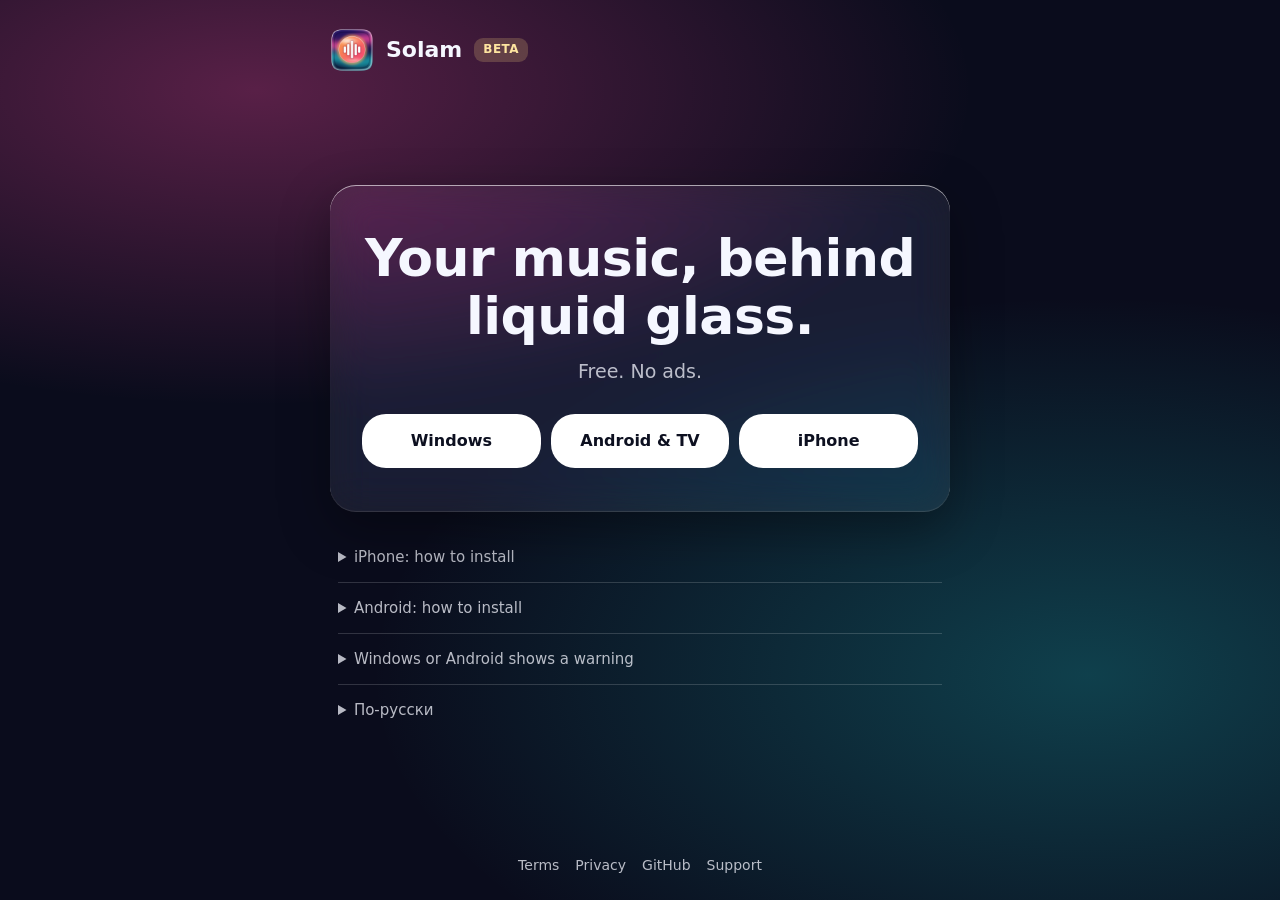
<file: index.html>
<!doctype html>
<html lang="en">
<head>
  <meta charset="utf-8">
  <meta name="viewport" content="width=device-width, initial-scale=1">
  <title>Solam: free music app with no ads, for Windows, iPhone and Android</title>
  <meta name="description" content="Solam is a free music app with no ads and a liquid glass look. For Windows, Android and iPhone.">
  <link rel="canonical" href="https://v1sion0coder.github.io/solam/">
  <meta property="og:type" content="website">
  <meta property="og:site_name" content="Solam">
  <meta property="og:title" content="Solam: free music with no ads">
  <meta property="og:description" content="A free liquid glass music app for Windows, Android and iPhone.">
  <meta property="og:url" content="https://v1sion0coder.github.io/solam/">
  <meta property="og:image" content="https://v1sion0coder.github.io/solam/og.png">
  <meta property="og:image:width" content="1200">
  <meta property="og:image:height" content="630">
  <meta name="twitter:card" content="summary_large_image">
  <meta name="twitter:image" content="https://v1sion0coder.github.io/solam/og.png">
  <script type="application/ld+json">{"@context":"https://schema.org","@type":"SoftwareApplication","name":"Solam","applicationCategory":"MusicApplication","operatingSystem":"Windows, iOS, Android","url":"https://v1sion0coder.github.io/solam/","offers":{"@type":"Offer","price":"0","priceCurrency":"USD"}}</script>
  <link rel="icon" href="icon.png">
  <link rel="apple-touch-icon" href="icon.png">
  <link rel="manifest" href="manifest.webmanifest">
  <meta name="apple-mobile-web-app-capable" content="yes">
  <meta name="apple-mobile-web-app-title" content="Solam">
  <meta name="apple-mobile-web-app-status-bar-style" content="black-translucent">
  <meta name="theme-color" content="#0a0c1c">
  <script src="home.js"></script>
  <link rel="stylesheet" href="style.css">
</head>
<body class="home">
  <main>
    <a class="brand" href="./"><img src="icon.png" alt="">Solam <span class="beta">BETA</span></a>
    <section class="glass hero">
      <h1>Your music, behind liquid glass.</h1>
      <p class="lead">Free. No ads.</p>
      <div class="downloads">
        <a class="button" href="https://github.com/v1sion0coder/solam/releases/latest/download/Solam-Setup.exe">Windows</a>
        <a class="button" href="https://github.com/v1sion0coder/solam/releases/latest/download/Solam.apk">Android &amp; TV</a>
        <a class="button" href="app/">iPhone</a>
      </div>
    </section>

    <section class="help">
      <details>
        <summary>iPhone: how to install</summary>
        <p>Open the link in <strong>Safari</strong>, tap <strong>Share</strong>, then <strong>Add to Home Screen</strong>.</p>
      </details>
      <details>
        <summary>Android: how to install</summary>
        <p>Open the downloaded file. If Android asks, allow installing from your browser. Updates come by themselves.</p>`n        <p>On Android TV, install the same file. Solam appears in your apps and works with the remote.</p>
      </details>
      <details>
        <summary>Windows or Android shows a warning</summary>
        <p>New apps without a paid signature get a warning. If you trust this site, on Windows click <strong>More info</strong>, then <strong>Run anyway</strong>. Only download Solam from here.</p>
        <p class="note">Windows file fingerprint (SHA-256):<br><code class="hash">D3A9C4DED222DE4E189E8085D2B0F1E0394EA2ABE8D49B5D7D2A93A165629D5B</code></p>
        <p class="note">Android file fingerprint (SHA-256):<br><code class="hash">58101F57B55DE6A981E80A799C8B3EC1CE66377A3DA64AF6350B5D96057AAAFE</code></p>
      </details>
      <details lang="ru">
        <summary>По-русски</summary>
        <p>Бесплатная музыка без рекламы. Выберите своё устройство выше. На iPhone откройте ссылку в Safari, нажмите «Поделиться», затем «На экран „Домой“».</p>
      </details>
    </section>

    <footer>
      <a href="terms.html">Terms</a><a href="privacy.html">Privacy</a><a href="https://github.com/v1sion0coder/solam">GitHub</a><a href="mailto:salam0support@gmail.com">Support</a>
    </footer>
  </main>
</body>
</html>
</file>
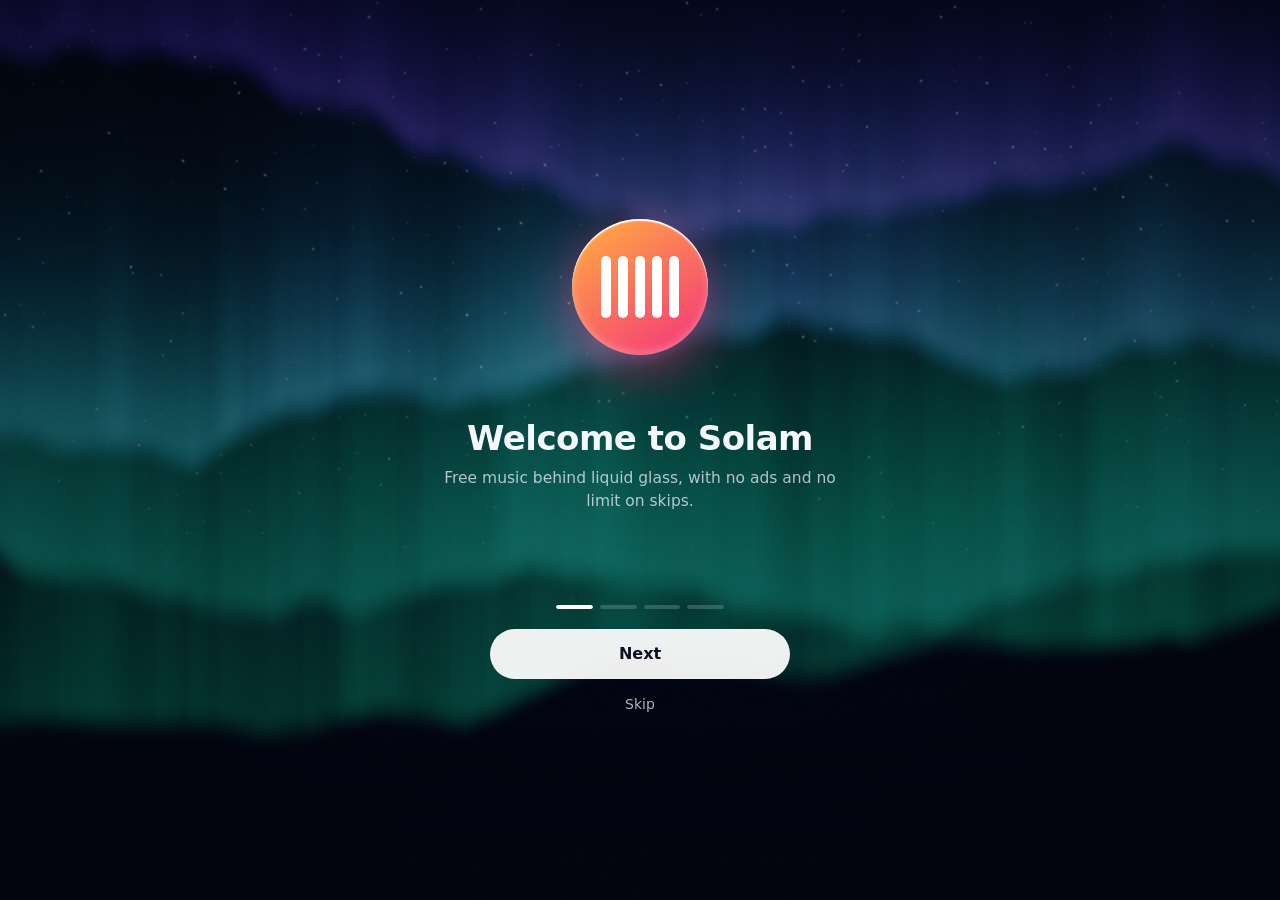
<file: app/index.html>
<!doctype html>
<html lang="en">
<head>
  <meta charset="utf-8">
  <meta http-equiv="Content-Security-Policy" content="default-src 'self'; script-src 'self' https://api.deezer.com; style-src 'self' 'unsafe-inline'; img-src 'self' data: blob: https:; media-src 'self' data: blob: https:; connect-src 'self' https:; manifest-src 'self'; worker-src 'self'; object-src 'none'; base-uri 'none'">
  <meta name="viewport" content="width=device-width, initial-scale=1, viewport-fit=cover">
  <meta name="theme-color" content="#0a0c1c">
  <meta name="apple-mobile-web-app-capable" content="yes">
  <meta name="mobile-web-app-capable" content="yes">
  <meta name="apple-mobile-web-app-status-bar-style" content="black-translucent">
  <meta name="apple-mobile-web-app-title" content="Solam">
  <link rel="apple-touch-icon" href="icon.png">
  <link rel="icon" href="icon.png">
  <link rel="manifest" href="manifest.webmanifest">
  <title>Solam</title>
  <meta property="og:title" content="Listen on Solam">
  <meta property="og:description" content="Free music with no ads, for Windows, Android and iPhone.">
  <meta property="og:image" content="https://v1sion0coder.github.io/solam/og.png">
  <meta name="twitter:card" content="summary_large_image">
  <link rel="stylesheet" href="styles.css">
  <link rel="stylesheet" href="mobile.css">
</head>
<body>
  <canvas id="bg"></canvas>

  <header id="titlebar">
    <div class="brand"><svg class="brand-logo" viewBox="0 0 32 32" aria-hidden="true"><defs><linearGradient id="brand-sun" x1="0" y1="0" x2="1" y2="1"><stop offset="0" stop-color="#ffb13e"/><stop offset="1" stop-color="#f4307e"/></linearGradient></defs><circle cx="16" cy="16" r="15" fill="url(#brand-sun)"/><g fill="#fff"><rect x="7.200" y="13" width="2.600" height="6" rx="1.300"/><rect x="11.200" y="10.500" width="2.600" height="11" rx="1.300"/><rect x="15.200" y="7.500" width="2.600" height="17" rx="1.300"/><rect x="19.200" y="10.500" width="2.600" height="11" rx="1.300"/><rect x="23.200" y="13" width="2.600" height="6" rx="1.300"/></g></svg><span>Solam</span><span class="beta-tag">BETA</span><button id="update-notice" hidden></button><button id="inbox-button" class="icon-button" title="Notifications" data-t="title" aria-label="Notifications"></button></div>
    <div class="win-buttons">
      <button id="win-min" title="Minimize" data-t="title" aria-label="Minimize"></button>
      <button id="win-max" title="Maximize" data-t="title" aria-label="Maximize"></button>
      <button id="win-close" title="Close" data-t="title" aria-label="Close"></button>
    </div>
  </header>

  <nav id="dock" class="glass pulse" aria-label="Main menu"></nav>

  <main id="stage">
    <section class="page" id="page-home"><div class="glass panel scroll" id="home"></div></section>
    <section class="page" id="page-library"><div class="glass panel scroll" id="library"></div></section>
    <section class="page" id="page-artists"><div class="glass panel scroll" id="artists"></div></section>
    <section class="page" id="page-artist"><div class="glass panel scroll" id="artist"></div></section>
    <section class="page" id="page-collection"><div class="glass panel scroll" id="collection"></div></section>
    <section class="page" id="page-connectors"><div class="glass panel scroll" id="connectors"></div></section>
    <section class="page" id="page-upload"><div class="glass panel scroll" id="upload"></div></section>
    <section class="page" id="page-premium"><div class="glass panel scroll" id="premium"></div></section>
    <section class="page" id="page-account"><div class="glass panel scroll" id="account"></div></section>
    <section class="page" id="page-assistant"><div class="glass panel" id="assistant"></div></section>
    <section class="page" id="page-settings"><div class="glass panel scroll" id="settings"></div></section>
  </main>

  <div id="bc-backdrop" aria-hidden="true"><img id="bc-bg" alt=""></div>
  <section id="bigcover" aria-hidden="true">
    <button class="icon-button" id="bigcover-close" title="Close big cover" data-t="title" aria-label="Close big cover"></button>
    <div class="bc-art">
      <canvas id="bc-viz"></canvas>
      <img id="bc-img" alt="">
    </div>
    <div class="bc-side">
      <h1 id="bc-title"></h1>
      <p id="bc-artist"></p>
      <button id="bc-full" class="chip full-song" hidden></button>
      <div class="bc-tools">
        <button id="bc-next" class="chip"></button>
        <button id="bc-comments" class="chip"></button>
        <button id="bc-share" class="chip"></button>
          <button id="bc-ask" class="chip"></button>
      </div>
      <div class="glass bc-lyrics" id="bc-lyrics"></div>
    </div>
  </section>

  <footer id="player" class="glass pulse">
    <button id="np-art" title="Open big cover" data-t="title" aria-label="Open big cover"><img alt=""></button>
    <div class="np-text">
      <strong id="np-title"></strong>
      <span id="np-artist"></span>
    </div>
    <button id="np-heart" class="icon-button heart" title="Add to favourites" aria-label="Add to favourites" data-t="title" hidden></button>
    <span class="badge" id="np-badge" hidden></span>
    <button id="np-full" class="chip full-song" hidden></button>
    <div class="np-center">
      <div class="np-controls">
        <button id="np-shuffle" class="icon-button" title="Shuffle" data-t="title" aria-label="Shuffle" aria-pressed="false"></button>
        <button id="np-prev" class="icon-button" title="Previous" data-t="title" aria-label="Previous"></button>
        <button id="np-play" class="icon-button big" title="Play or pause" data-t="title" aria-label="Play or pause"></button>
        <button id="np-next" class="icon-button" title="Next" data-t="title" aria-label="Next"></button>
        <button id="np-repeat" class="icon-button" title="Repeat" data-t="title" aria-label="Repeat"></button>
      </div>
      <div class="np-time">
        <span id="np-pos">0:00</span>
        <input id="np-seek" type="range" min="0" max="1000" value="0" aria-label="Position">
        <span id="np-dur">0:00</span>
      </div>
    </div>
    <canvas id="np-viz" width="150" height="46"></canvas>
    <div class="np-tools">
      <input id="np-volume" type="range" min="0" max="1" step="0.01" aria-label="Volume">
      <button id="np-mini" class="icon-button" title="Mini player" data-t="title" aria-label="Mini player"></button>
    </div>
  </footer>

  <div id="update-box" class="glass" role="dialog" aria-labelledby="update-title" hidden>
    <h2 id="update-title"></h2>
    <p id="update-note"></p>
    <div class="actions">
      <button id="update-action" class="button primary"></button>
      <button id="update-later" class="button"></button>
    </div>
  </div>

  <button id="ai-orb" class="glass" title="Solam AI" data-t="title" aria-label="Solam AI"></button>
  <div id="toast" role="status"></div>
  <audio id="audio" preload="metadata"></audio>
  <audio id="audio2" preload="metadata"></audio>

  <script src="translations.js"></script>
  <script src="web-config.js"></script>
  <script src="i18n.js"></script>
  <script src="qrcode.js"></script>
  <script src="connectors.js"></script>
  <script src="music-core.js"></script>
  <script src="social-core.js"></script>
  <script src="web-backend.js"></script>
  <script src="web-bridge.js"></script>
  <script src="themes.js"></script>
  <script src="glass.js"></script>
  <script src="app.js"></script>
  <script src="register-sw.js"></script>
</body>
</html>
</file>
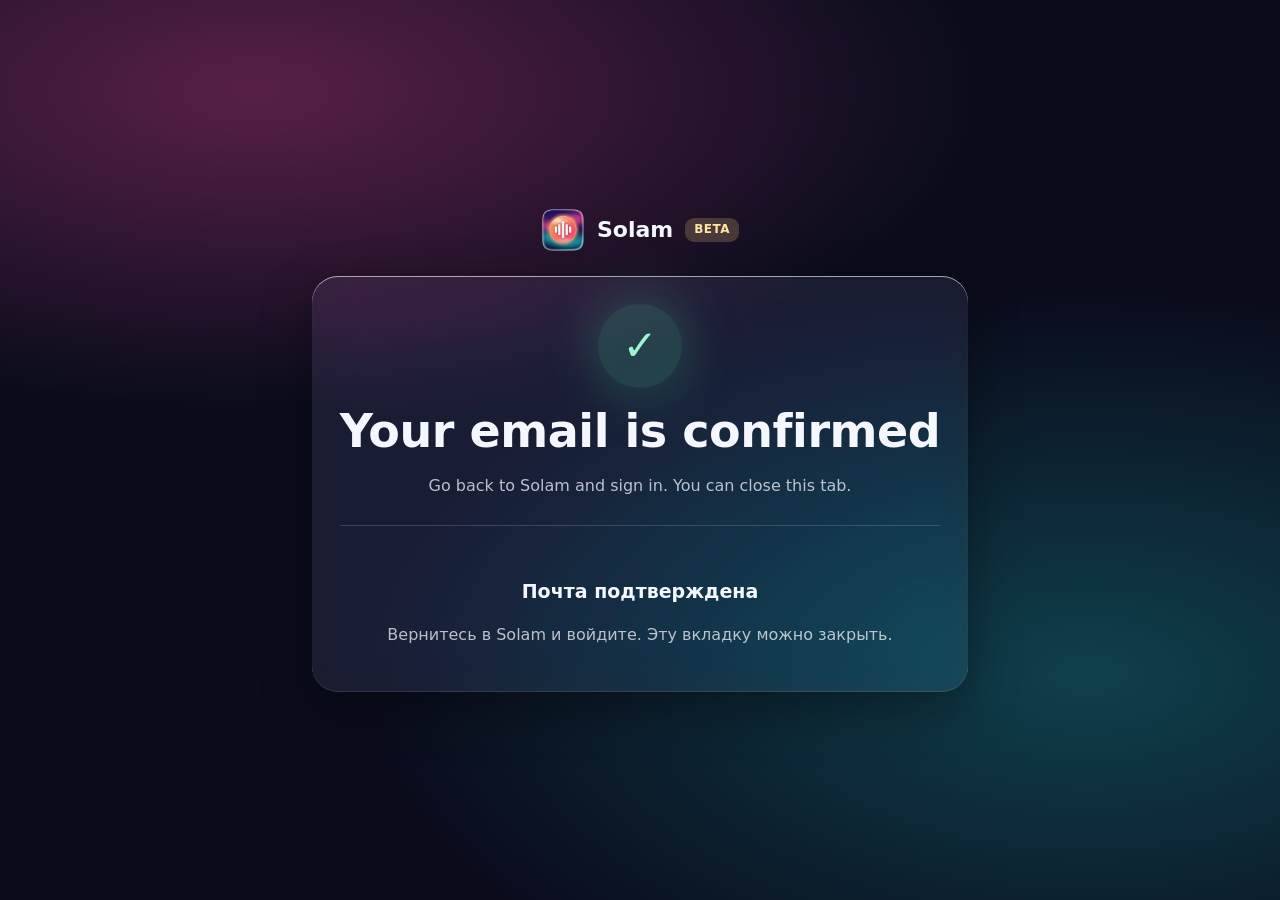
<file: confirmed.html>
<!doctype html>
<html lang="en">
<head>
  <meta charset="utf-8">
  <meta name="viewport" content="width=device-width, initial-scale=1">
  <meta name="referrer" content="no-referrer">
  <title>Email confirmed: Solam</title>
  <link rel="icon" href="icon.png">
  <link rel="stylesheet" href="style.css">
  <script>
    // The link carries a temporary login code. Solam doesn't need it here, so it is wiped from the address bar right away.
    (function () {
      var failed = /error/.test(location.hash + location.search);
      history.replaceState(null, '', location.pathname);
      window.solamConfirmFailed = failed;
    })();
  </script>
</head>
<body>
  <main class="center">
    <a class="brand" href="./"><img src="icon.png" alt="">Solam <span class="beta">BETA</span></a>
    <section class="glass" id="ok">
      <div class="check" aria-hidden="true">✓</div>
      <h1>Your email is confirmed</h1>
      <p>Go back to Solam and sign in. You can close this tab.</p>
      <div class="ru" lang="ru">
        <h2>Почта подтверждена</h2>
        <p>Вернитесь в Solam и войдите. Эту вкладку можно закрыть.</p>
      </div>
    </section>
    <section class="glass" id="bad" hidden>
      <h1>This link didn't work</h1>
      <p>It may be old or already used. Try signing in to Solam. If that fails, create your account again or write to <a href="mailto:salam0support@gmail.com">salam0support@gmail.com</a>.</p>
      <div class="ru" lang="ru">
        <h2>Ссылка не сработала</h2>
        <p>Возможно, она устарела или уже использована. Попробуйте войти в Solam. Если не получится, создайте аккаунт заново или напишите на <a href="mailto:salam0support@gmail.com">salam0support@gmail.com</a>.</p>
      </div>
    </section>
  </main>
  <script>
    if (window.solamConfirmFailed) {
      document.getElementById('ok').hidden = true;
      document.getElementById('bad').hidden = false;
    }
  </script>
</body>
</html>
</file>
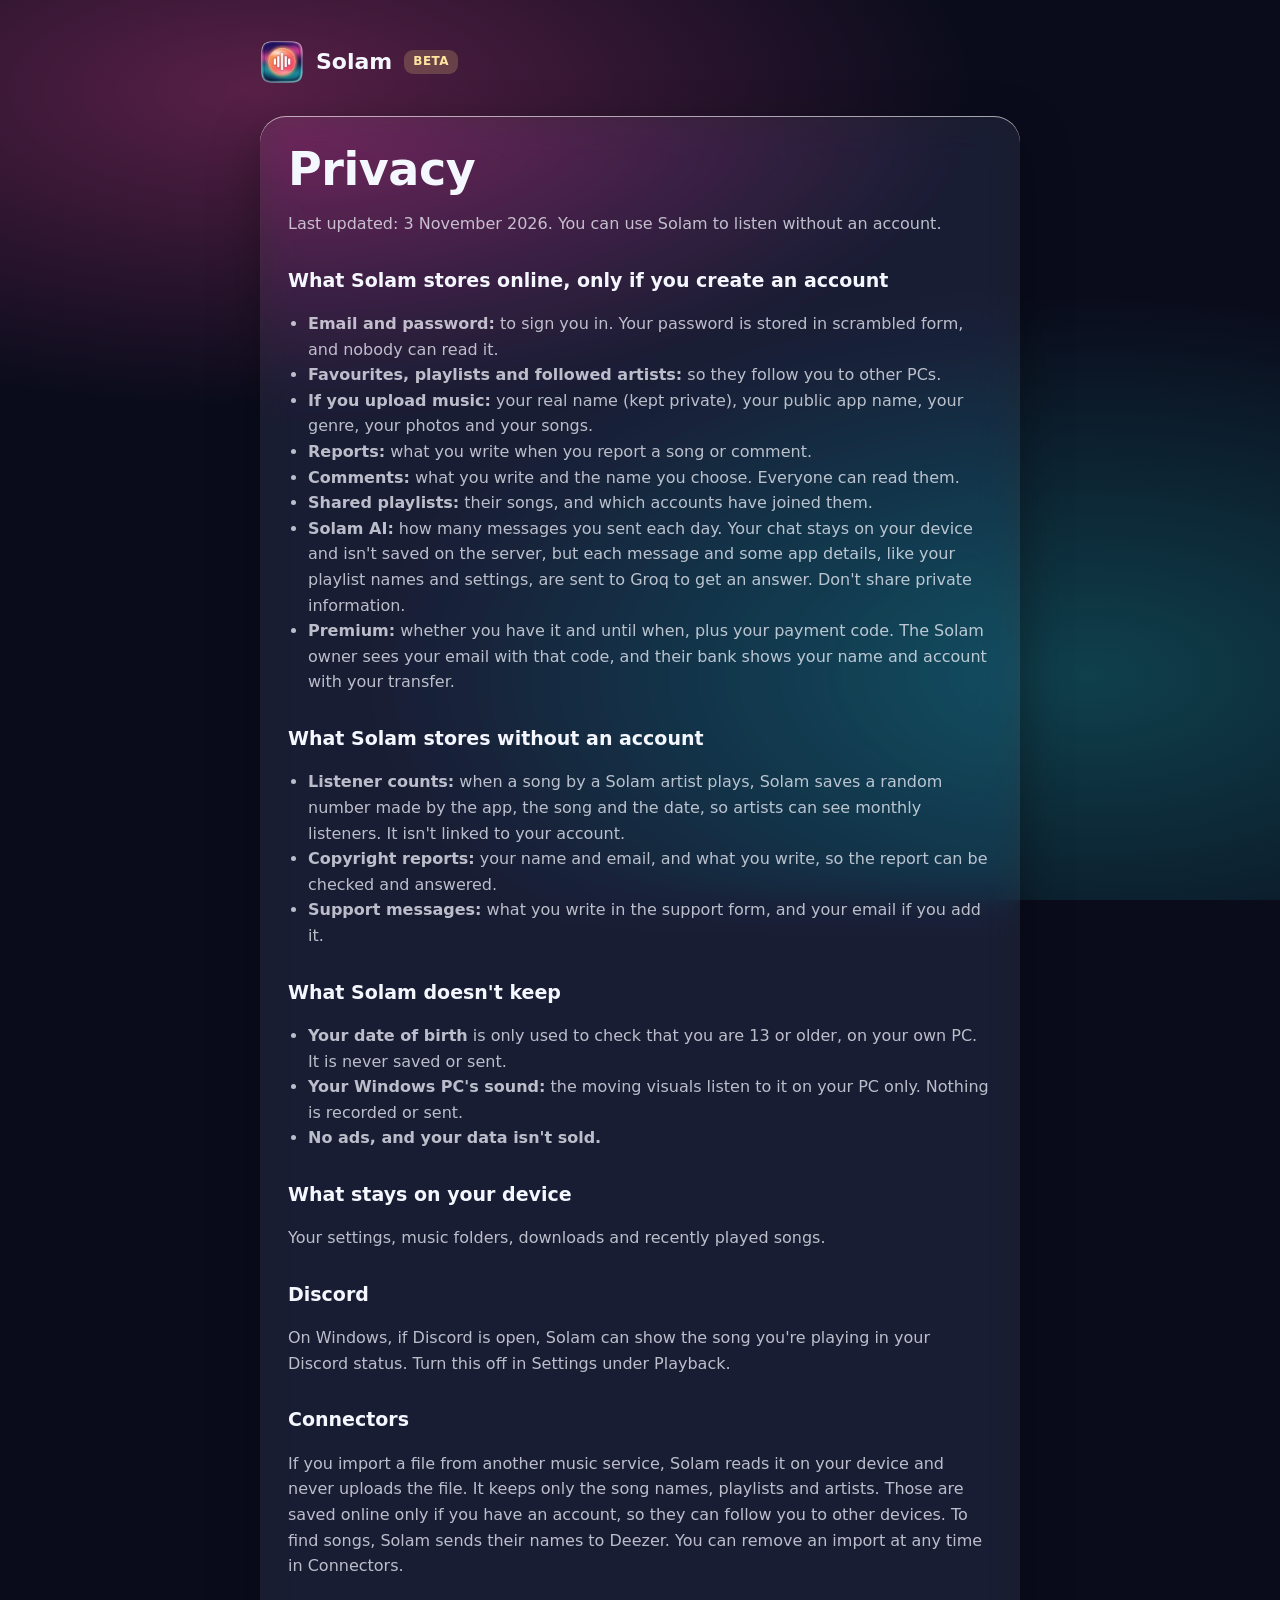
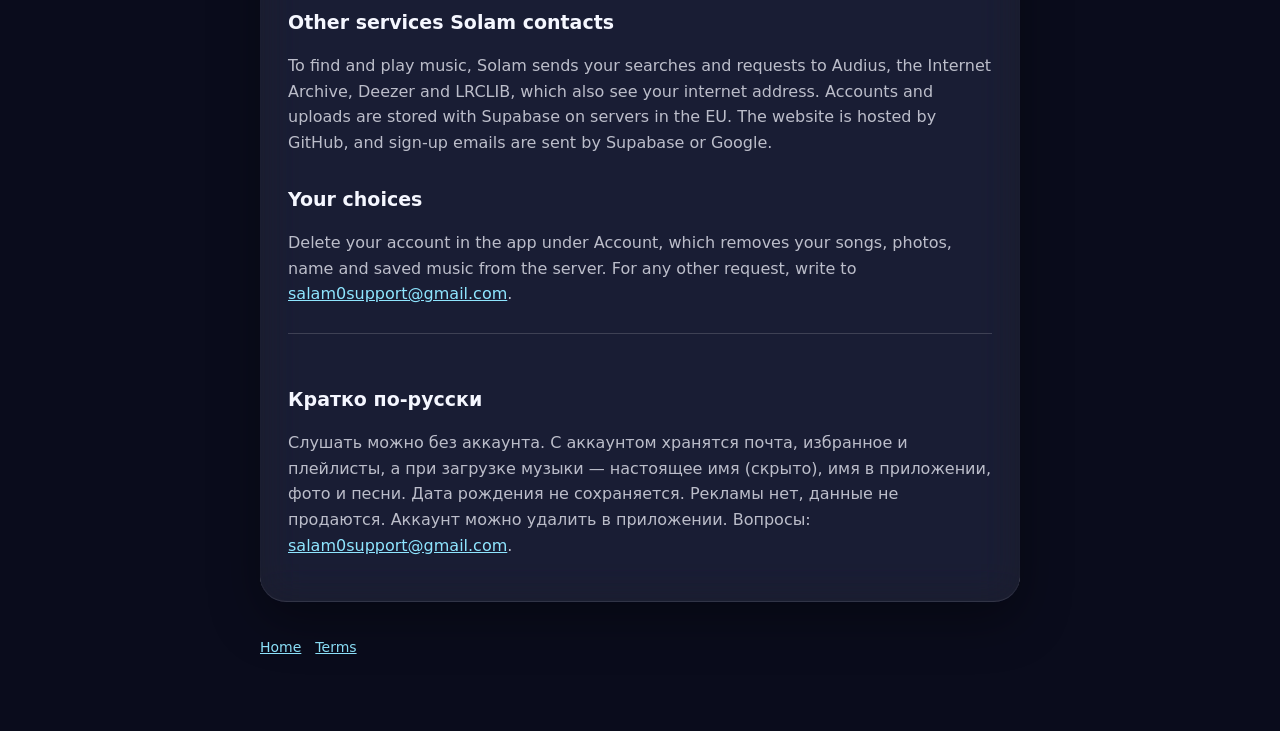
<file: privacy.html>
<!doctype html>
<html lang="en">
<head>
  <meta charset="utf-8">
  <meta name="viewport" content="width=device-width, initial-scale=1">
  <title>Privacy: Solam</title>
  <link rel="icon" href="icon.png">
  <link rel="stylesheet" href="style.css">
</head>
<body>
  <main>
    <a class="brand" href="./"><img src="icon.png" alt="">Solam <span class="beta">BETA</span></a>
    <section class="glass">
      <h1>Privacy</h1>
      <p>Last updated: 3 November 2026. You can use Solam to listen without an account.</p>

      <h2>What Solam stores online, only if you create an account</h2>
      <ul>
        <li><strong>Email and password:</strong> to sign you in. Your password is stored in scrambled form, and nobody can read it.</li>
        <li><strong>Favourites, playlists and followed artists:</strong> so they follow you to other PCs.</li>
        <li><strong>If you upload music:</strong> your real name (kept private), your public app name, your genre, your photos and your songs.</li>
        <li><strong>Reports:</strong> what you write when you report a song or comment.</li>
        <li><strong>Comments:</strong> what you write and the name you choose. Everyone can read them.</li>
        <li><strong>Shared playlists:</strong> their songs, and which accounts have joined them.</li>
        <li><strong>Solam AI:</strong> how many messages you sent each day. Your chat stays on your device and isn't saved on the server, but each message and some app details, like your playlist names and settings, are sent to Groq to get an answer. Don't share private information.</li>
        <li><strong>Premium:</strong> whether you have it and until when, plus your payment code. The Solam owner sees your email with that code, and their bank shows your name and account with your transfer.</li>
      </ul>

      <h2>What Solam stores without an account</h2>
      <ul>
        <li><strong>Listener counts:</strong> when a song by a Solam artist plays, Solam saves a random number made by the app, the song and the date, so artists can see monthly listeners. It isn't linked to your account.</li>
        <li><strong>Copyright reports:</strong> your name and email, and what you write, so the report can be checked and answered.</li>
        <li><strong>Support messages:</strong> what you write in the support form, and your email if you add it.</li>
      </ul>

      <h2>What Solam doesn't keep</h2>
      <ul>
        <li><strong>Your date of birth</strong> is only used to check that you are 13 or older, on your own PC. It is never saved or sent.</li>
        <li><strong>Your Windows PC's sound:</strong> the moving visuals listen to it on your PC only. Nothing is recorded or sent.</li>
        <li><strong>No ads, and your data isn't sold.</strong></li>
      </ul>

      <h2>What stays on your device</h2>
      <p>Your settings, music folders, downloads and recently played songs.</p>

      <h2>Discord</h2>
      <p>On Windows, if Discord is open, Solam can show the song you're playing in your Discord status. Turn this off in Settings under Playback.</p>

      <h2>Connectors</h2>
      <p>If you import a file from another music service, Solam reads it on your device and never uploads the file. It keeps only the song names, playlists and artists. Those are saved online only if you have an account, so they can follow you to other devices. To find songs, Solam sends their names to Deezer. You can remove an import at any time in Connectors.</p>

      <h2>Other services Solam contacts</h2>
      <p>To find and play music, Solam sends your searches and requests to Audius, the Internet Archive, Deezer and LRCLIB, which also see your internet address. Accounts and uploads are stored with Supabase on servers in the EU. The website is hosted by GitHub, and sign-up emails are sent by Supabase or Google.</p>

      <h2>Your choices</h2>
      <p>Delete your account in the app under Account, which removes your songs, photos, name and saved music from the server. For any other request, write to <a href="mailto:salam0support@gmail.com">salam0support@gmail.com</a>.</p>

      <div class="ru" lang="ru">
        <h2>Кратко по-русски</h2>
        <p>Слушать можно без аккаунта. С аккаунтом хранятся почта, избранное и плейлисты, а при загрузке музыки — настоящее имя (скрыто), имя в приложении, фото и песни. Дата рождения не сохраняется. Рекламы нет, данные не продаются. Аккаунт можно удалить в приложении. Вопросы: <a href="mailto:salam0support@gmail.com">salam0support@gmail.com</a>.</p>
      </div>
    </section>
    <footer><a href="./">Home</a><a href="terms.html">Terms</a></footer>
  </main>
</body>
</html>
</file>
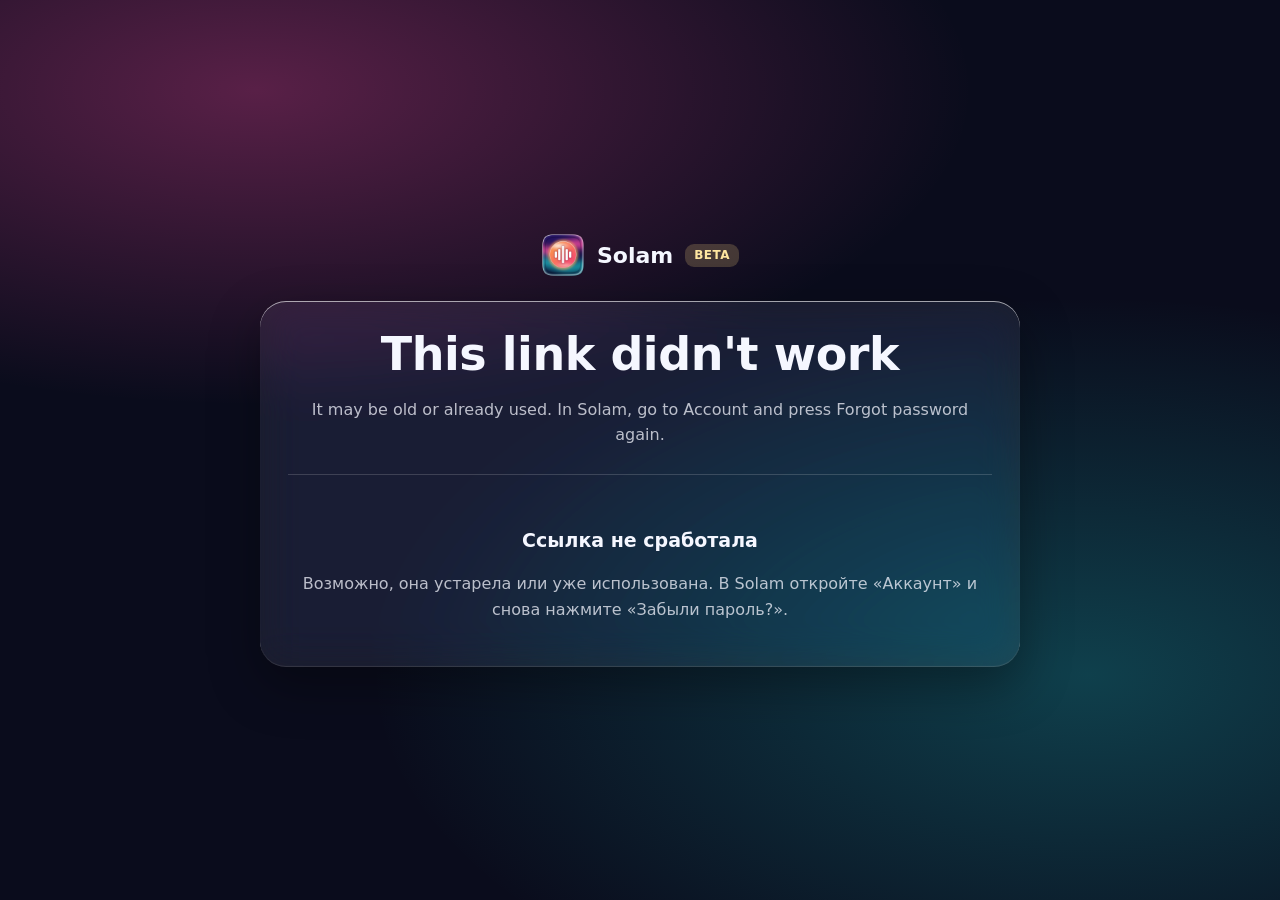
<file: reset.html>
<!doctype html>
<html lang="en">
<head>
  <meta charset="utf-8">
  <meta name="viewport" content="width=device-width, initial-scale=1">
  <meta name="referrer" content="no-referrer">
  <meta http-equiv="Content-Security-Policy" content="default-src 'none'; script-src 'self'; style-src 'self'; img-src 'self'; connect-src https://qbagnygvfelkcuzomugw.supabase.co; base-uri 'none'; form-action 'none'">
  <title>New password: Solam</title>
  <link rel="icon" href="icon.png">
  <link rel="stylesheet" href="style.css">
  <script src="reset-start.js"></script>
</head>
<body>
  <main class="center">
    <a class="brand" href="./"><img src="icon.png" alt="">Solam <span class="beta">BETA</span></a>
    <section class="glass" id="form-box">
      <h1>Choose a new password</h1>
      <p lang="ru">Придумайте новый пароль</p>
      <form id="form">
        <label class="field-label" for="password">New password / Новый пароль</label>
        <input class="field" id="password" type="password" minlength="8" autocomplete="new-password" required>
        <p class="note">At least 8 characters. / Не короче 8 символов.</p>
        <button class="button" type="submit">Save / Сохранить</button>
      </form>
      <p class="note" id="message" role="alert"></p>
    </section>
    <section class="glass" id="done" hidden>
      <div class="check" aria-hidden="true">✓</div>
      <h1>Your password is changed</h1>
      <p>Go back to Solam and sign in with it.</p>
      <div class="ru" lang="ru"><h2>Пароль изменён</h2><p>Вернитесь в Solam и войдите с новым паролем.</p></div>
    </section>
    <section class="glass" id="bad" hidden>
      <h1>This link didn't work</h1>
      <p>It may be old or already used. In Solam, go to Account and press Forgot password again.</p>
      <div class="ru" lang="ru"><h2>Ссылка не сработала</h2><p>Возможно, она устарела или уже использована. В Solam откройте «Аккаунт» и снова нажмите «Забыли пароль?».</p></div>
    </section>
  </main>
  <script src="reset-form.js"></script>
</body>
</html>
</file>
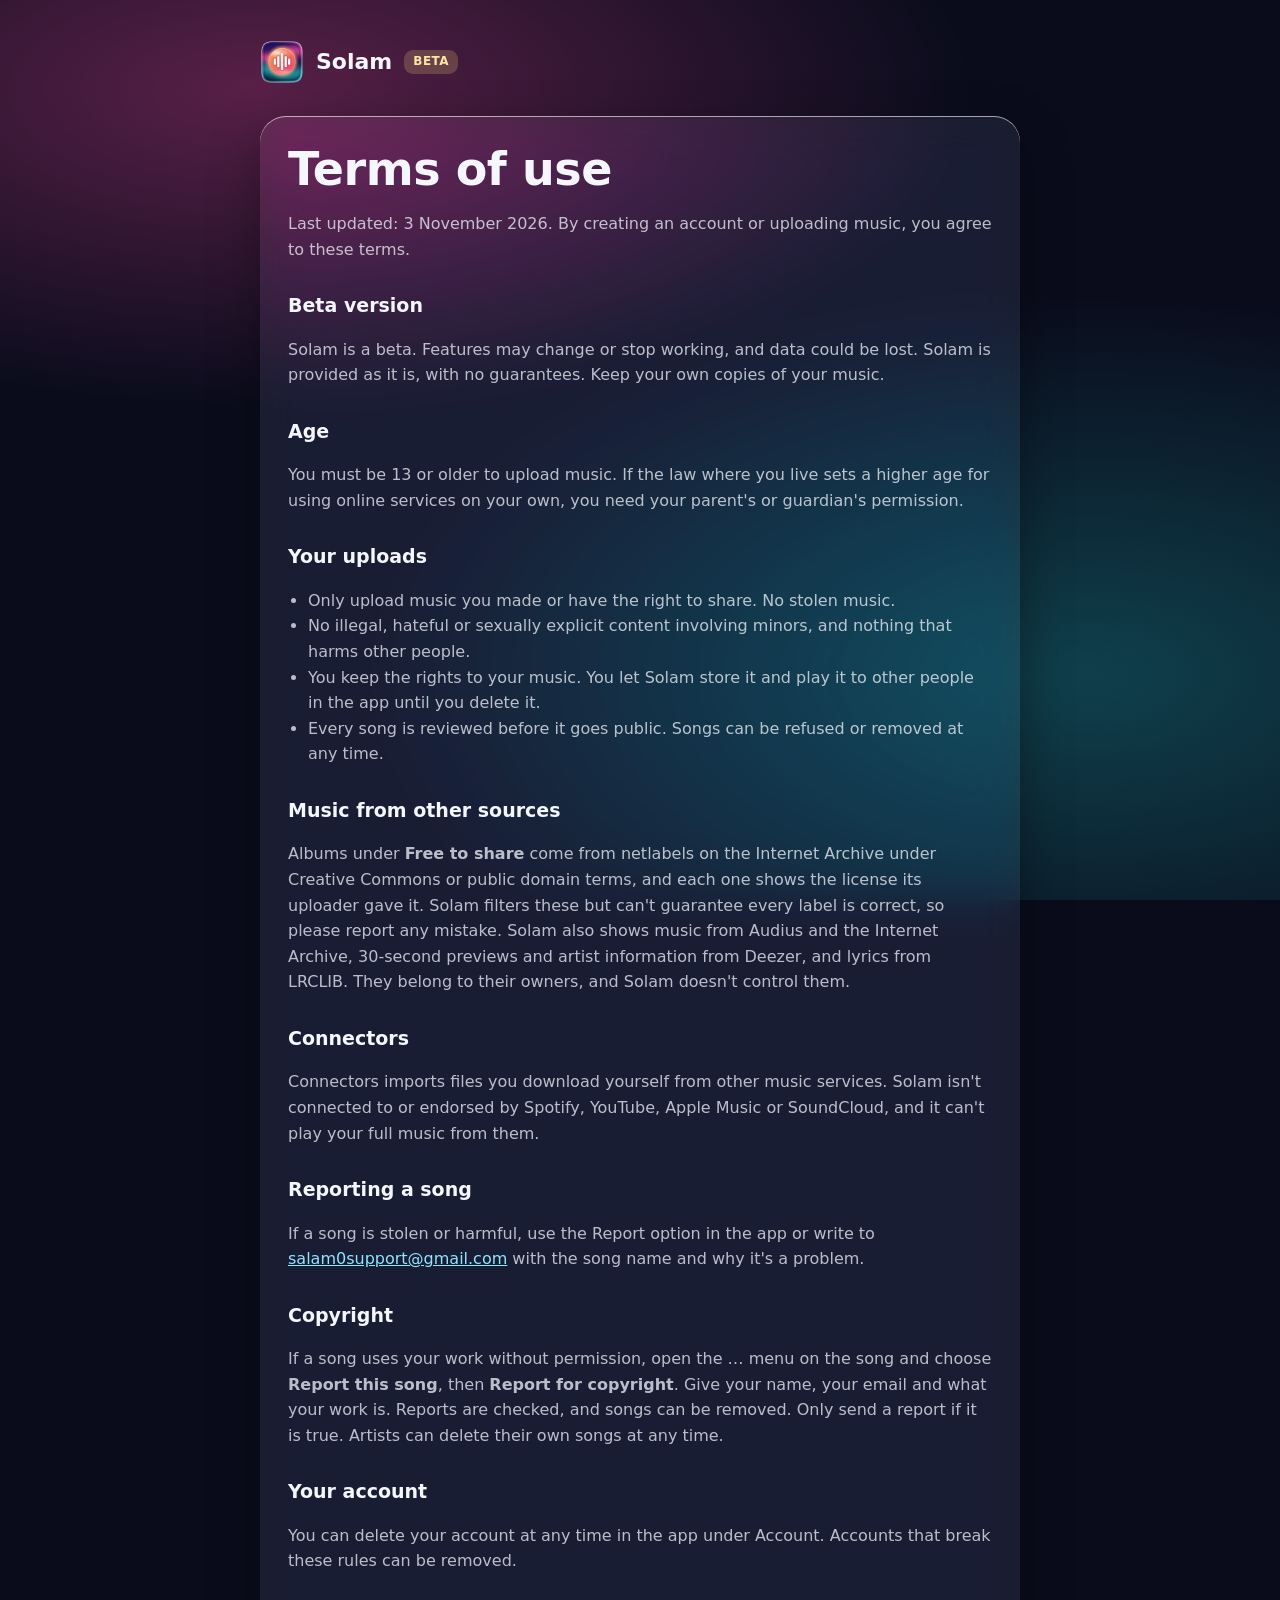
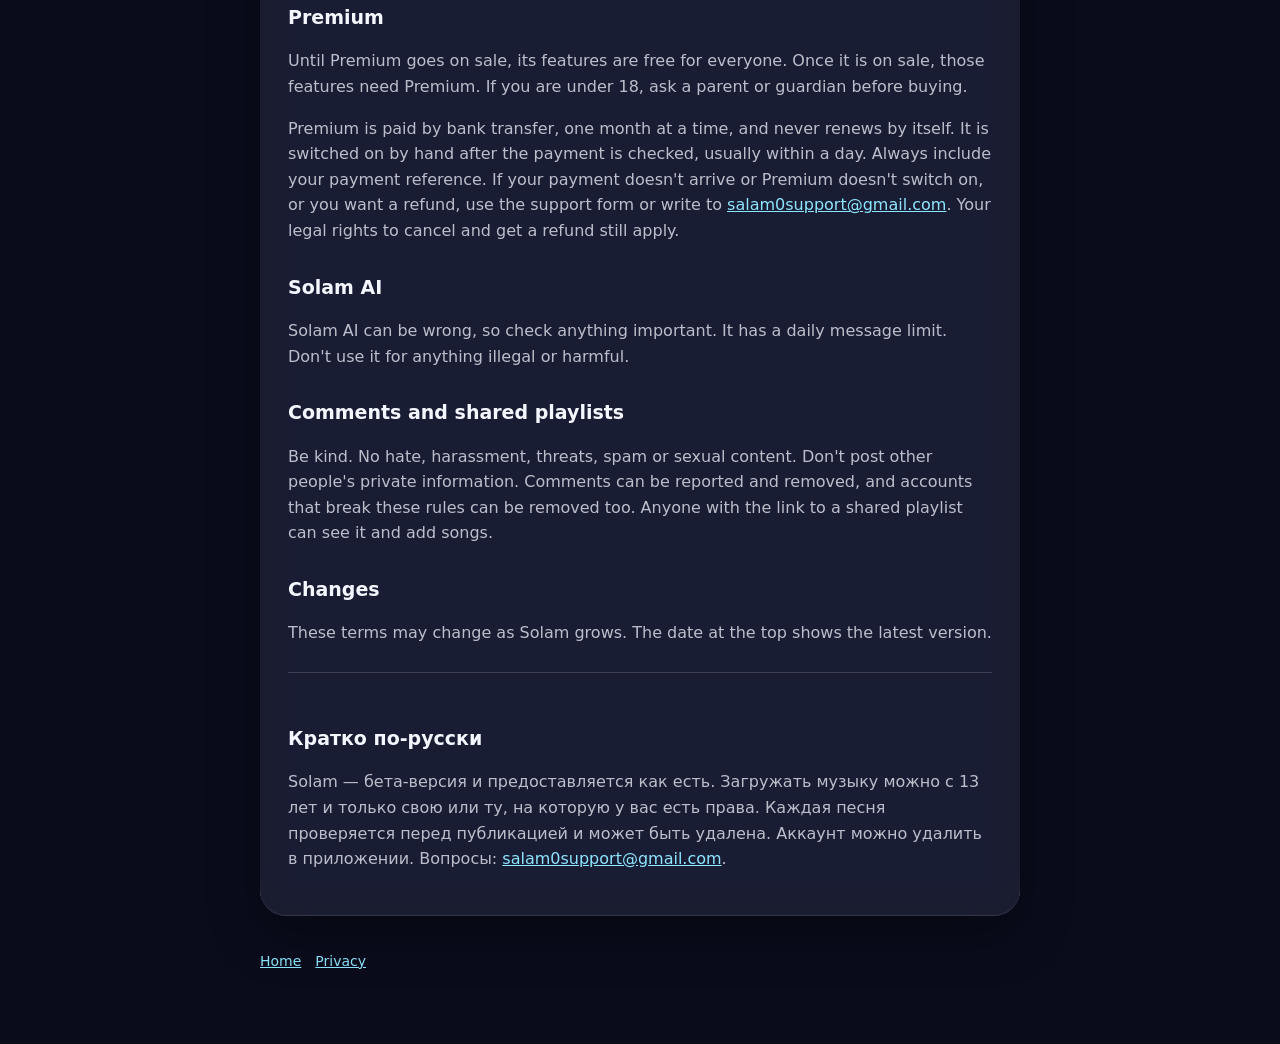
<file: terms.html>
<!doctype html>
<html lang="en">
<head>
  <meta charset="utf-8">
  <meta name="viewport" content="width=device-width, initial-scale=1">
  <title>Terms: Solam</title>
  <link rel="icon" href="icon.png">
  <link rel="stylesheet" href="style.css">
</head>
<body>
  <main>
    <a class="brand" href="./"><img src="icon.png" alt="">Solam <span class="beta">BETA</span></a>
    <section class="glass">
      <h1>Terms of use</h1>
      <p>Last updated: 3 November 2026. By creating an account or uploading music, you agree to these terms.</p>

      <h2>Beta version</h2>
      <p>Solam is a beta. Features may change or stop working, and data could be lost. Solam is provided as it is, with no guarantees. Keep your own copies of your music.</p>

      <h2>Age</h2>
      <p>You must be 13 or older to upload music. If the law where you live sets a higher age for using online services on your own, you need your parent's or guardian's permission.</p>

      <h2>Your uploads</h2>
      <ul>
        <li>Only upload music you made or have the right to share. No stolen music.</li>
        <li>No illegal, hateful or sexually explicit content involving minors, and nothing that harms other people.</li>
        <li>You keep the rights to your music. You let Solam store it and play it to other people in the app until you delete it.</li>
        <li>Every song is reviewed before it goes public. Songs can be refused or removed at any time.</li>
      </ul>

      <h2>Music from other sources</h2>
      <p>Albums under <strong>Free to share</strong> come from netlabels on the Internet Archive under Creative Commons or public domain terms, and each one shows the license its uploader gave it. Solam filters these but can't guarantee every label is correct, so please report any mistake. Solam also shows music from Audius and the Internet Archive, 30-second previews and artist information from Deezer, and lyrics from LRCLIB. They belong to their owners, and Solam doesn't control them.</p>

      <h2>Connectors</h2>
      <p>Connectors imports files you download yourself from other music services. Solam isn't connected to or endorsed by Spotify, YouTube, Apple Music or SoundCloud, and it can't play your full music from them.</p>

      <h2>Reporting a song</h2>
      <p>If a song is stolen or harmful, use the Report option in the app or write to <a href="mailto:salam0support@gmail.com">salam0support@gmail.com</a> with the song name and why it's a problem.</p>

      <h2>Copyright</h2>
      <p>If a song uses your work without permission, open the … menu on the song and choose <strong>Report this song</strong>, then <strong>Report for copyright</strong>. Give your name, your email and what your work is. Reports are checked, and songs can be removed. Only send a report if it is true. Artists can delete their own songs at any time.</p>

      <h2>Your account</h2>
      <p>You can delete your account at any time in the app under Account. Accounts that break these rules can be removed.</p>

      <h2>Premium</h2>
      <p>Until Premium goes on sale, its features are free for everyone. Once it is on sale, those features need Premium. If you are under 18, ask a parent or guardian before buying.</p>
      <p>Premium is paid by bank transfer, one month at a time, and never renews by itself. It is switched on by hand after the payment is checked, usually within a day. Always include your payment reference. If your payment doesn't arrive or Premium doesn't switch on, or you want a refund, use the support form or write to <a href="mailto:salam0support@gmail.com">salam0support@gmail.com</a>. Your legal rights to cancel and get a refund still apply.</p>

      <h2>Solam AI</h2>
      <p>Solam AI can be wrong, so check anything important. It has a daily message limit. Don't use it for anything illegal or harmful.</p>

      <h2>Comments and shared playlists</h2>
      <p>Be kind. No hate, harassment, threats, spam or sexual content. Don't post other people's private information. Comments can be reported and removed, and accounts that break these rules can be removed too. Anyone with the link to a shared playlist can see it and add songs.</p>

      <h2>Changes</h2>
      <p>These terms may change as Solam grows. The date at the top shows the latest version.</p>

      <div class="ru" lang="ru">
        <h2>Кратко по-русски</h2>
        <p>Solam — бета-версия и предоставляется как есть. Загружать музыку можно с 13 лет и только свою или ту, на которую у вас есть права. Каждая песня проверяется перед публикацией и может быть удалена. Аккаунт можно удалить в приложении. Вопросы: <a href="mailto:salam0support@gmail.com">salam0support@gmail.com</a>.</p>
      </div>
    </section>
    <footer><a href="./">Home</a><a href="privacy.html">Privacy</a></footer>
  </main>
</body>
</html>
</file>
<file: style.css>
:root {
  --ink: #f5f7ff;
  --soft: rgba(245, 247, 255, 0.74);
  --line: rgba(255, 255, 255, 0.16);
}

* { box-sizing: border-box; }

body {
  margin: 0;
  min-height: 100vh;
  color: var(--ink);
  font: 16px/1.6 "Segoe UI Variable Text", "Segoe UI", -apple-system, BlinkMacSystemFont, system-ui, sans-serif;
  background:
    radial-gradient(80vw 50vh at 20% 10%, rgba(255, 74, 162, 0.32), transparent 70%),
    radial-gradient(80vw 60vh at 85% 75%, rgba(30, 212, 214, 0.26), transparent 70%),
    #0a0c1c;
  background-attachment: fixed;
}

main { width: min(760px, 100% - 32px); margin: 0 auto; padding: 40px 0 72px; }
main.center { min-height: 100vh; display: grid; align-content: center; justify-items: center; padding: 32px 0; text-align: center; }

.brand { display: inline-flex; align-items: center; gap: 12px; color: inherit; font-size: 22px; font-weight: 700; text-decoration: none; }
.brand img { width: 44px; height: 44px; }
.beta { padding: 2px 9px; border-radius: 9px; background: rgba(255, 220, 130, 0.2); color: #ffe6a0; font-size: 12px; font-weight: 700; letter-spacing: 0.04em; }

.glass {
  margin-top: 24px;
  padding: 28px;
  border-radius: 26px;
  background: rgba(255, 255, 255, 0.07);
  backdrop-filter: blur(20px) saturate(160%);
  box-shadow: inset 0 1px 0.5px rgba(255, 255, 255, 0.6), inset 0 -1px 1px rgba(255, 255, 255, 0.12), 0 18px 50px rgba(0, 0, 0, 0.35);
}

h1 { margin: 0 0 10px; font-size: clamp(30px, 6vw, 46px); line-height: 1.12; letter-spacing: -0.01em; }
h2 { margin: 28px 0 6px; font-size: 19px; }
p, li { color: var(--soft); }
ul { padding-left: 20px; }
a { color: #8fe6ff; }

.button { display: inline-block; margin: 14px 8px 0 0; padding: 12px 26px; border-radius: 24px; background: #fff; color: #0d1020; font-weight: 700; text-decoration: none; }
.button:hover { background: #dff6ff; }
.button.ghost { background: rgba(255, 255, 255, 0.12); color: var(--ink); }

.check { display: grid; place-items: center; width: 84px; height: 84px; margin: 0 auto 18px; border-radius: 50%; background: rgba(90, 240, 180, 0.17); color: #9ff5cf; font-size: 42px; box-shadow: 0 0 60px rgba(90, 240, 180, 0.3); }
.ru { margin-top: 26px; padding-top: 22px; border-top: 1px solid var(--line); }
.note { font-size: 14px; }
footer { margin-top: 34px; color: var(--soft); font-size: 14px; }
footer a { margin-right: 14px; }

.field-label { display: block; margin: 16px 0 6px; font-weight: 600; }
.field { width: 100%; max-width: 420px; height: 44px; padding: 0 14px; border: 1px solid var(--line); border-radius: 13px; color: var(--ink); background: rgba(255, 255, 255, 0.1); font: inherit; }
button.button { border: 0; cursor: pointer; font: inherit; font-weight: 700; }
ol { padding-left: 20px; }
code { font-size: 13px; }
.hash { display: block; margin-top: 6px; overflow-wrap: anywhere; color: var(--ink); }

.home main { width: min(620px, 100% - 32px); min-height: 100vh; display: flex; flex-direction: column; padding: 28px 0 24px; }
.home .brand { align-self: flex-start; margin-bottom: 22px; }
.hero { margin-top: auto; padding: 44px 32px; text-align: center; animation: rise 0.7s cubic-bezier(0.2, 0.8, 0.2, 1) both; }
.hero h1 { font-size: clamp(34px, 8vw, 52px); }
.lead { margin: 0; font-size: 19px; }
.downloads { display: grid; grid-template-columns: repeat(3, 1fr); gap: 10px; margin-top: 28px; }
.downloads .button { margin: 0; padding: 14px 8px; text-align: center; transition: transform 0.2s ease, background 0.2s ease; }
.downloads .button:hover { transform: translateY(-2px); }
.help { margin: 20px 0 auto; padding: 0 8px; }
details { border-bottom: 1px solid var(--line); }
details:last-child { border-bottom: 0; }
summary { padding: 13px 0; color: var(--soft); font-size: 15px; cursor: pointer; }
summary:hover { color: var(--ink); }
details p { margin: 0 0 14px; font-size: 15px; }
.home footer { margin-top: 28px; padding: 0 8px; text-align: center; }
.home footer a { margin: 0 8px; color: var(--soft); text-decoration: none; }
.home footer a:hover { color: var(--ink); }

@keyframes rise { from { opacity: 0; transform: translateY(14px); } }
@media (max-width: 460px) { .downloads { grid-template-columns: 1fr; } .hero { padding: 36px 20px; } }
@media (prefers-reduced-motion: reduce) { .hero { animation: none; } .downloads .button { transition: none; } }
</file>
<file: app/styles.css>
:root {
  --tint-rgb: 14, 22, 44;
  --tint-a: 0.25;
  --radius: 26px;
  --shine: 0.25;
  --ink: #f5f7ff;
  --ink-soft: rgba(245, 247, 255, 0.72);
  --ink-faint: rgba(245, 247, 255, 0.46);
  --line: rgba(255, 255, 255, 0.16);
  --accent: #7fe3ff;
  --glow: 120, 170, 255;
}

* { box-sizing: border-box; }

html, body {
  height: 100%;
  margin: 0;
  overflow: hidden;
  background: #05060c;
  color: var(--ink);
  font: 14px/1.45 "Segoe UI Variable Text", "Segoe UI", -apple-system, BlinkMacSystemFont, system-ui, sans-serif;
  user-select: none;
}

button, input { font: inherit; color: inherit; }
button { border: 0; background: none; cursor: pointer; }
img { display: block; }
h1, h2, h3, p { margin: 0; }

#bg { position: fixed; inset: 0; width: 100%; height: 100%; }

/* Liquid glass */
.glass {
  position: relative;
  isolation: isolate;
  overflow: hidden;
  border-radius: var(--radius);
  background: linear-gradient(145deg, rgba(var(--tint-rgb), calc(var(--tint-a) * 0.82)), rgba(var(--tint-rgb), calc(var(--tint-a) * 1.12)));
  box-shadow:
    inset 0 1px 0.5px rgba(255, 255, 255, 0.72),
    inset 1px 0 0.5px rgba(255, 255, 255, 0.2),
    inset 0 -1px 1px rgba(255, 255, 255, 0.16),
    inset 0 14px 26px -18px rgba(255, 255, 255, 0.4),
    inset 0 0 26px rgba(255, 255, 255, 0.06),
    0 18px 50px rgba(0, 0, 0, 0.38);
  text-shadow: 0 1px 3px rgba(0, 0, 0, 0.42);
}

.glass::before {
  content: "";
  position: absolute;
  inset: 0;
  z-index: -1;
  border-radius: inherit;
  pointer-events: none;
  opacity: var(--shine);
  background: radial-gradient(420px circle at var(--mx, 30%) var(--my, 0%), rgba(255, 255, 255, 0.48), transparent 68%);
}

.glass::after {
  content: "";
  position: absolute;
  top: -40%;
  bottom: -40%;
  left: -45%;
  width: 34%;
  z-index: -1;
  pointer-events: none;
  opacity: calc(var(--shine) * 0.55);
  transform: rotate(16deg);
  background: linear-gradient(90deg, transparent, rgba(255, 255, 255, 0.3), transparent);
  animation: sweep 13s ease-in-out infinite;
}

@keyframes sweep {
  0%, 12% { left: -45%; }
  62%, 100% { left: 125%; }
}

/* Frame */
#titlebar {
  position: fixed;
  top: 0;
  left: 0;
  right: 0;
  height: 40px;
  z-index: 40;
  display: flex;
  align-items: center;
  justify-content: space-between;
  -webkit-app-region: drag;
}

.brand {
  display: flex;
  align-items: center;
  gap: 9px;
  padding-left: 18px;
  font-weight: 600;
  letter-spacing: 0.02em;
  text-shadow: 0 1px 5px rgba(0, 0, 0, 0.55);
}
.brand img { width: 20px; height: 20px; }

.win-buttons { display: flex; height: 100%; -webkit-app-region: no-drag; }
.win-buttons button { width: 46px; display: grid; place-items: center; transition: background 0.15s; }
.win-buttons button:hover { background: rgba(255, 255, 255, 0.14); }
.win-buttons #win-close:hover { background: #d92a3f; }
.win-buttons svg { width: 13px; height: 13px; }

#dock {
  position: fixed;
  top: 52px;
  left: 16px;
  bottom: 118px;
  width: 72px;
  z-index: 10;
  display: flex;
  flex-direction: column;
  align-items: center;
  gap: 3px;
  padding: 8px 0;
  overflow-y: auto;
}

.dock-item {
  position: relative;
  flex: none;
  width: 56px;
  padding: 5px 0 4px;
  border-radius: 16px;
  color: var(--ink-soft);
  display: flex;
  flex-direction: column;
  align-items: center;
  gap: 2px;
  font-size: 10.5px;
  transition: background 0.2s, color 0.2s;
}
.dock-item svg { width: 20px; height: 20px; }
.dock-item:hover { background: rgba(255, 255, 255, 0.1); color: var(--ink); }
.dock-item.active {
  color: #fff;
  background: rgba(255, 255, 255, 0.2);
  box-shadow: inset 0 1px 0 rgba(255, 255, 255, 0.5), 0 3px 12px rgba(0, 0, 0, 0.2);
}
.dock-spacer { flex: 1; }

#stage {
  position: fixed;
  top: 52px;
  left: 102px;
  right: 16px;
  bottom: 118px;
  z-index: 5;
}

.page { position: absolute; inset: 0; opacity: 0; visibility: hidden; transition: opacity 0.22s; }
.page.active { opacity: 1; visibility: visible; }
.page.active > .panel { animation: page-fade 0.28s ease-out backwards; }
html.quality-high .page.active > .panel { animation: page-in 0.5s cubic-bezier(.2, .85, .2, 1) backwards; }
@keyframes page-fade { from { opacity: 0; } }
@keyframes page-in { from { opacity: 0; transform: translateY(18px) scale(0.985); } }
.panel { height: 100%; }
.scroll { overflow-y: auto; padding: 30px 34px 40px; }

::-webkit-scrollbar { width: 9px; }
::-webkit-scrollbar-thumb { background: rgba(255, 255, 255, 0.25); border: 2px solid transparent; background-clip: padding-box; border-radius: 9px; }

/* Content */
.page-title { font: 600 30px/1.15 "Segoe UI Variable Display", "Segoe UI", -apple-system, BlinkMacSystemFont, system-ui, sans-serif; letter-spacing: -0.01em; }
.page-sub { color: var(--ink-soft); margin: 5px 0 20px; max-width: 700px; }
.section-title { font-size: 16px; font-weight: 600; margin: 26px 0 11px; }

.search {
  width: 100%;
  max-width: 660px;
  height: 46px;
  padding: 0 20px;
  border: 1px solid var(--line);
  border-radius: 23px;
  outline: 0;
  background: rgba(255, 255, 255, 0.11);
  box-shadow: inset 0 1px 4px rgba(0, 0, 0, 0.22);
  user-select: text;
}
.search::placeholder { color: var(--ink-faint); }
.search:focus { border-color: rgba(255, 255, 255, 0.55); background: rgba(255, 255, 255, 0.16); }

.row-button, .button, .chip {
  border-radius: 18px;
  background: rgba(255, 255, 255, 0.13);
  border: 1px solid var(--line);
  transition: background 0.18s;
}
.row-button:hover, .button:hover, .chip:hover { background: rgba(255, 255, 255, 0.23); }
.button { height: 36px; padding: 0 15px; }
.button.small { height: 30px; padding: 0 12px; font-size: 12.5px; }
.chip { height: 32px; padding: 0 14px; }
.chips, .actions { display: flex; flex-wrap: wrap; gap: 8px; margin: 12px 0; }

.track {
  width: 100%;
  display: grid;
  grid-template-columns: 44px minmax(0, 1fr) auto auto 34px 34px 50px;
  gap: 10px;
  cursor: pointer;
  align-items: center;
  padding: 7px 10px;
  border-radius: 13px;
  text-align: left;
  transition: background 0.15s;
  content-visibility: auto;
  contain-intrinsic-size: auto 58px;
  animation: row-in 0.5s cubic-bezier(.2, .8, .2, 1) calc(var(--i, 0) * 26ms) backwards;
}
@keyframes row-in { from { opacity: 0; transform: translateY(14px); } }
.track:hover { background: rgba(255, 255, 255, 0.11); }
.track:nth-child(n+15) { animation: none; }
.track .add, .track .heart:not(.on) { opacity: 0; transition: opacity 0.15s; }
.track:hover .add, .track:hover .heart, .track:focus-within .add, .track:focus-within .heart { opacity: 1; }
.track .icon-button { width: 32px; height: 32px; }
.track .icon-button svg { width: 18px; height: 18px; }
.heart.on { color: #ff5c8a; }
.plays { color: var(--ink-soft); font-size: 12px; white-space: nowrap; }
.artist-link { display: block; max-width: 100%; padding: 0; color: var(--ink-soft); font-size: 12px; overflow: hidden; white-space: nowrap; text-overflow: ellipsis; text-align: left; }
.artist-link:hover { color: #fff; text-decoration: underline; }
.track.playing { background: rgba(255, 255, 255, 0.18); }
.track img, .track .blank { width: 44px; height: 44px; border-radius: 9px; object-fit: cover; background: rgba(255, 255, 255, 0.12); }
.track-text { min-width: 0; }
.track-text strong, .track-text span, .np-text strong, .np-text span {
  display: block;
  overflow: hidden;
  white-space: nowrap;
  text-overflow: ellipsis;
}
.track-text strong { font-weight: 600; }
.track-text span { color: var(--ink-soft); font-size: 12px; }
.track time { color: var(--ink-faint); font-size: 12px; text-align: right; }

.badge {
  flex: none;
  padding: 2px 8px;
  border-radius: 9px;
  background: rgba(255, 255, 255, 0.14);
  color: var(--ink-soft);
  font-size: 10.5px;
  font-weight: 600;
  white-space: nowrap;
  letter-spacing: 0.02em;
}
.badge.lossless { background: rgba(110, 255, 195, 0.25); color: #caffe8; }

.empty { color: var(--ink-soft); padding: 22px 0; }

.album-grid { display: grid; grid-template-columns: repeat(auto-fill, minmax(155px, 1fr)); gap: 15px; }
.album { text-align: left; min-width: 0; padding: 8px; border-radius: 15px; transition: background 0.18s; }
.album:hover { background: rgba(255, 255, 255, 0.13); }
.album img { width: 100%; aspect-ratio: 1; object-fit: cover; border-radius: 11px; background: rgba(255, 255, 255, 0.1); }
.album strong, .album span { display: block; overflow: hidden; white-space: nowrap; text-overflow: ellipsis; }
.album strong { margin-top: 7px; font-size: 13px; }
.album span { color: var(--ink-soft); font-size: 12px; }

/* Player */
#player {
  position: fixed;
  left: 16px;
  right: 16px;
  bottom: 14px;
  height: 90px;
  z-index: 30;
  display: flex;
  align-items: center;
  gap: 13px;
  padding: 0 19px 0 12px;
  border-radius: 45px;
  transition: opacity 0.3s, transform 0.3s;
}

#np-art { flex: none; width: 66px; height: 66px; padding: 0; border-radius: 50%; overflow: hidden; background: rgba(255, 255, 255, 0.13); box-shadow: 0 5px 16px rgba(0, 0, 0, 0.32); }
#np-art img { width: 100%; height: 100%; object-fit: cover; }
#np-art img:not([src]) { visibility: hidden; }
.np-text { flex: 0 1 240px; min-width: 90px; }
.np-text strong { font-size: 14.5px; }
.np-text span { color: var(--ink-soft); font-size: 12px; }

.np-center { flex: 1; min-width: 240px; display: flex; flex-direction: column; align-items: center; gap: 3px; }
.np-controls { display: flex; align-items: center; gap: 7px; }
.np-time { width: 100%; max-width: 560px; display: flex; align-items: center; gap: 9px; color: var(--ink-soft); font-size: 11.5px; font-variant-numeric: tabular-nums; }
.np-time input { flex: 1; }

.icon-button { width: 36px; height: 36px; border-radius: 50%; display: grid; place-items: center; transition: background 0.15s, transform 0.15s; }
.icon-button:hover { background: rgba(255, 255, 255, 0.16); }
.icon-button:active { transform: scale(0.92); }
.icon-button svg { width: 20px; height: 20px; }
.icon-button.big { width: 44px; height: 44px; background: rgba(255, 255, 255, 0.92); color: #0d1020; }
.icon-button.big:hover { background: #fff; }
.icon-button.active { color: var(--accent); }

#np-viz { flex: none; width: 150px; height: 46px; }
.np-tools { flex: none; display: flex; align-items: center; gap: 5px; }
#np-volume { width: 88px; }

input[type="range"] { -webkit-appearance: none; appearance: none; height: 16px; margin: 0; background: transparent; cursor: pointer; --fill: 0%; }
input[type="range"]::-webkit-slider-runnable-track {
  height: 5px;
  border-radius: 3px;
  background: linear-gradient(90deg, #fff var(--fill), rgba(255, 255, 255, 0.26) var(--fill));
}
input[type="range"]::-webkit-slider-thumb {
  -webkit-appearance: none;
  width: 15px;
  height: 15px;
  margin-top: -5px;
  border-radius: 50%;
  background: #fff;
  box-shadow: 0 1px 6px rgba(0, 0, 0, 0.4);
}

/* Big cover */
#bigcover {
  position: fixed;
  inset: 40px 0 112px;
  z-index: 20;
  display: grid;
  grid-template-columns: minmax(0, 1.05fr) minmax(320px, 1fr);
  gap: 44px;
  align-items: center;
  padding: 10px 56px 16px;
  opacity: 0;
  visibility: hidden;
  transform: scale(1.025);
  perspective: 900px;
  transition: opacity 0.32s, transform 0.42s cubic-bezier(.2, .8, .2, 1), visibility 0.32s;
}
body.big #bigcover { opacity: 1; visibility: visible; transform: none; }
body.big #dock, body.big #stage { opacity: 0; pointer-events: none; }
#dock, #stage { transition: opacity 0.3s; }
body.big.idle #player { opacity: 0; transform: translateY(24px); }

#bigcover-close { position: absolute; top: 3px; left: 16px; z-index: 2; }

.bc-art { position: relative; display: grid; place-items: center; height: 100%; min-height: 0; }
#bc-viz { position: absolute; width: 100%; height: 100%; }
#bc-img {
  position: relative;
  width: min(62%, 54vh);
  aspect-ratio: 1;
  object-fit: cover;
  border-radius: 28px;
  background: rgba(255, 255, 255, 0.1);
  box-shadow: inset 0 0 0 1px rgba(255, 255, 255, 0.3), 0 30px 76px rgba(0, 0, 0, 0.52), 0 0 110px rgba(var(--glow), 0.5);
  transition: transform 0.22s ease-out, box-shadow 0.6s;
}
#bc-img:not([src]) { visibility: hidden; }

.bc-side { display: flex; flex-direction: column; height: 100%; min-height: 0; padding-top: 18px; }
#bc-title { font: 700 clamp(25px, 3.1vw, 42px)/1.1 "Segoe UI Variable Display", "Segoe UI", -apple-system, BlinkMacSystemFont, system-ui, sans-serif; text-shadow: 0 2px 12px rgba(0, 0, 0, 0.5); }
#bc-artist { margin: 6px 0 16px; color: var(--ink-soft); font-size: 16px; text-shadow: 0 1px 6px rgba(0, 0, 0, 0.5); }
.bc-lyrics { flex: 1; min-height: 0; overflow-y: auto; padding: 22px 26px; scroll-behavior: smooth; }
.bc-lyrics p { margin: 0 0 13px; font-size: 20px; font-weight: 600; line-height: 1.32; color: var(--ink-faint); transition: color 0.25s, transform 0.25s; transform-origin: left center; }
.bc-lyrics p.past { color: var(--ink-soft); }
.bc-lyrics p.current { color: #fff; transform: scale(1.04); }
.bc-lyrics.plain p { font-size: 16px; font-weight: 500; color: var(--ink-soft); margin-bottom: 6px; }
.bc-lyrics .lyric-note { font-size: 15px; font-weight: 500; color: var(--ink-soft); }

/* Settings */
.setting-group { margin-top: 15px; padding: 17px 20px; border-radius: 19px; background: rgba(255, 255, 255, 0.07); border: 1px solid rgba(255, 255, 255, 0.1); }
.setting-group h3 { font-size: 16px; font-weight: 600; margin-bottom: 9px; }
.setting { display: grid; grid-template-columns: minmax(170px, 1fr) minmax(170px, 1.5fr) 52px; gap: 15px; align-items: center; min-height: 42px; }
.setting label { display: block; }
.setting small { display: block; color: var(--ink-soft); font-size: 11.5px; line-height: 1.25; }
.setting output { text-align: right; color: var(--ink-soft); font-variant-numeric: tabular-nums; font-size: 12px; }
.setting input[type="range"] { width: 100%; }

.toggle { position: relative; width: 42px; height: 24px; border-radius: 12px; background: rgba(255, 255, 255, 0.22); transition: background 0.2s; justify-self: start; }
.toggle::after { content: ""; position: absolute; top: 3px; left: 3px; width: 18px; height: 18px; border-radius: 50%; background: #fff; box-shadow: 0 1px 4px rgba(0, 0, 0, 0.35); transition: transform 0.24s cubic-bezier(.3, 1.5, .5, 1); }
.toggle[aria-checked="true"] { background: #38c8a1; }
.toggle[aria-checked="true"]::after { transform: translateX(18px); }

.segmented { display: inline-flex; padding: 3px; border-radius: 15px; background: rgba(0, 0, 0, 0.2); justify-self: start; flex-wrap: wrap; }
.segmented button { min-width: 62px; height: 28px; padding: 0 11px; border-radius: 12px; color: var(--ink-soft); font-size: 12.5px; }
.segmented button.on { color: #101428; background: rgba(255, 255, 255, 0.92); text-shadow: none; font-weight: 600; }

.theme-grid { display: grid; grid-template-columns: repeat(auto-fill, minmax(150px, 1fr)); gap: 11px; margin-bottom: 11px; }
.theme-card { position: relative; height: 92px; overflow: hidden; border-radius: 15px; text-align: left; padding: 9px 12px; display: flex; align-items: flex-end; font-weight: 600; background-size: 220% 220%; animation: drift 9s ease-in-out infinite alternate; box-shadow: inset 0 0 0 1px rgba(255, 255, 255, 0.2); text-shadow: 0 1px 5px rgba(0, 0, 0, 0.75); }
.theme-card.on { box-shadow: inset 0 0 0 2px #fff, 0 0 18px rgba(255, 255, 255, 0.38); }
@keyframes drift { from { background-position: 0% 30%; } to { background-position: 100% 70%; } }
.theme-aurora { background-image: linear-gradient(120deg, #06152e, #0d8e74, #5430c9, #06152e); }
.theme-ocean { background-image: linear-gradient(120deg, #021128, #06506f, #1ba7b2, #021a35); }
.theme-galaxy { background-image: linear-gradient(120deg, #07041b, #2a2d9e, #ad2d88, #e9b189, #07041b); }
.theme-lava { background-image: linear-gradient(120deg, #120306, #7c0b05, #ff5a06, #ffc145, #240505); }
.theme-neon { background-image: linear-gradient(120deg, #08072a, #5a0d72, #ee1898, #16b8f0, #08072a); }
.theme-album { background-image: linear-gradient(120deg, #43309b, #cb4b8a, #e7a35f, #2a7ea3); }

.source-row { display: flex; align-items: center; gap: 13px; min-height: 39px; }
.source-row strong { min-width: 130px; }
.source-row span { flex: 1; color: var(--ink-soft); font-size: 12.5px; }
.status-note { color: var(--ink-soft); font-size: 12.5px; margin-top: 8px; }

.folder-row { display: flex; align-items: center; gap: 10px; color: var(--ink-soft); font-size: 12.5px; padding: 3px 0; }
.folder-row span { flex: 1; overflow: hidden; white-space: nowrap; text-overflow: ellipsis; }

#toast {
  position: fixed;
  left: 50%;
  bottom: 118px;
  z-index: 50;
  max-width: 600px;
  padding: 9px 17px;
  border-radius: 18px;
  background: rgba(10, 13, 28, 0.88);
  border: 1px solid var(--line);
  opacity: 0;
  pointer-events: none;
  transform: translate(-50%, 10px);
  transition: opacity 0.22s, transform 0.22s;
}
#toast.show { opacity: 1; transform: translate(-50%, 0); }

button:focus-visible, input:focus-visible { outline: 2px solid #fff; outline-offset: 2px; }

@media (max-width: 1160px) {
  #np-viz { display: none; }
  #np-badge { display: none; }
}

@media (prefers-reduced-motion: reduce) {
  .glass::after, .theme-card { animation: none; }
}


/* Artists */
.artist-row { display: flex; gap: 14px; overflow-x: auto; padding: 4px 2px 12px; }
.artist-grid { display: grid; grid-template-columns: repeat(auto-fill, minmax(140px, 1fr)); gap: 12px; }
.artist-card { flex: 0 0 136px; min-width: 0; padding: 12px 8px; border-radius: 18px; text-align: center; transition: background 0.2s, transform 0.25s cubic-bezier(.2, .8, .2, 1); animation: row-in 0.5s cubic-bezier(.2, .8, .2, 1) backwards; }
.artist-card:hover { background: rgba(255, 255, 255, 0.13); transform: translateY(-4px); }
.artist-card img, .blank.round { display: grid; place-items: center; width: 104px; height: 104px; margin: 0 auto 9px; border-radius: 50%; object-fit: cover; background: rgba(255, 255, 255, 0.14); font-size: 36px; font-weight: 600; box-shadow: 0 8px 22px rgba(0, 0, 0, 0.3); }
.artist-card strong, .artist-card span { display: block; overflow: hidden; white-space: nowrap; text-overflow: ellipsis; }
.artist-card span { color: var(--ink-soft); font-size: 12px; }
.top-artist { display: flex; align-items: center; gap: 18px; width: 100%; max-width: 520px; padding: 14px 18px; border-radius: 20px; text-align: left; background: rgba(255, 255, 255, 0.11); border: 1px solid rgba(255, 255, 255, 0.14); transition: background 0.2s, transform 0.25s; }
.top-artist:hover { background: rgba(255, 255, 255, 0.19); transform: translateY(-2px); }
.top-artist img, .top-artist .blank.round { flex: none; width: 92px; height: 92px; margin: 0; border-radius: 50%; object-fit: cover; }
.top-artist strong { font-size: 24px; font-weight: 700; }
.top-artist svg { width: 20px; height: 20px; margin-left: 6px; color: var(--accent); vertical-align: -3px; }
.top-artist span { display: block; color: var(--ink-soft); }

.back { position: relative; z-index: 2; margin-bottom: 10px; }
.artist-banner { position: relative; min-height: 270px; display: flex; align-items: flex-end; overflow: hidden; border-radius: 22px; background: linear-gradient(120deg, rgba(var(--glow), 0.5), rgba(255, 255, 255, 0.08)); box-shadow: 0 16px 40px rgba(0, 0, 0, 0.3); animation: page-in 0.55s cubic-bezier(.2, .85, .2, 1) backwards; }
.banner-image { position: absolute; inset: 0; width: 100%; height: 100%; object-fit: cover; }
.banner-shade { position: absolute; inset: 0; background: linear-gradient(180deg, rgba(4, 6, 16, 0.08), rgba(4, 6, 16, 0.8)); }
.banner-content { position: relative; display: flex; align-items: center; gap: 22px; padding: 22px 26px; width: 100%; }
.banner-pic, .banner-content .blank.round { flex: none; width: 148px; height: 148px; margin: 0; border-radius: 50%; object-fit: cover; box-shadow: 0 0 0 3px rgba(255, 255, 255, 0.7), 0 14px 34px rgba(0, 0, 0, 0.45); }
.banner-text { min-width: 0; }
.banner-text h1 { margin: 0; font: 700 38px/1.1 "Segoe UI Variable Display", "Segoe UI", -apple-system, BlinkMacSystemFont, system-ui, sans-serif; overflow-wrap: anywhere; }
.banner-text h1 svg { width: 26px; height: 26px; margin-left: 8px; color: var(--accent); vertical-align: -3px; }
.banner-text > p { color: var(--ink-soft); }
.stats { display: flex; flex-wrap: wrap; gap: 26px; margin-top: 10px; }
.stat strong { display: block; font-size: 20px; }
.stat span { color: var(--ink-soft); font-size: 12px; }
.artist-bio { margin: 14px 4px 0; max-width: 780px; color: var(--ink-soft); white-space: pre-line; user-select: text; }
.button.primary { color: #0d1020; font-weight: 600; text-shadow: none; background: rgba(255, 255, 255, 0.93); }
.button.primary:hover { background: #fff; }
.button.follow.on { background: rgba(255, 255, 255, 0.3); }
.button:disabled { cursor: default; opacity: 0.68; }
.chip.selected { color: #0d1020; text-shadow: none; font-weight: 600; background: rgba(255, 255, 255, 0.92); }
.hidden { display: none !important; }

[hidden] { display: none !important; }

/* Forms */
.field { width: 100%; max-width: 440px; height: 38px; padding: 0 13px; border: 1px solid var(--line); border-radius: 12px; outline: 0; color-scheme: dark; background: rgba(255, 255, 255, 0.1); user-select: text; }
.field:focus { border-color: rgba(255, 255, 255, 0.6); }
.field::placeholder { color: var(--ink-faint); }
.form-row { margin: 13px 0; }
.form-row > label { display: block; margin-bottom: 5px; font-weight: 600; }
.form-row > small { display: block; margin-top: 4px; color: var(--ink-soft); font-size: 12px; }
.form-row label.check, label.check { display: flex; align-items: center; gap: 9px; margin: 8px 0; font-weight: 400; cursor: pointer; }
.check input { width: 17px; height: 17px; accent-color: #38c8a1; }
.auth .field { display: block; margin-bottom: 9px; }
.notice { padding: 13px 17px; border-radius: 15px; background: rgba(255, 255, 255, 0.1); }
.group-head { display: flex; align-items: center; gap: 8px; }
.group-head h3 { flex: 1; margin: 0; }
.review-row { display: flex; align-items: center; gap: 10px; padding: 8px 10px; border-radius: 12px; }
.review-row:hover { background: rgba(255, 255, 255, 0.08); }
.review-row .track-text { flex: 1; }
.status-approved { background: rgba(110, 255, 195, 0.25); color: #caffe8; }
.status-rejected { background: rgba(255, 110, 130, 0.25); color: #ffd3da; }
.status-pending { background: rgba(255, 215, 120, 0.22); color: #ffeec2; }
.memory-reading { font-size: 18px; font-weight: 600; }

.pop-menu { position: fixed; z-index: 60; width: 250px; max-height: 300px; overflow-y: auto; padding: 7px; border-radius: 15px; background: rgba(16, 20, 40, 0.97); border: 1px solid var(--line); box-shadow: 0 16px 40px rgba(0, 0, 0, 0.5); animation: page-in 0.2s ease-out; }
.pop-menu > button { display: block; width: 100%; padding: 7px 10px; border-radius: 9px; text-align: left; overflow: hidden; white-space: nowrap; text-overflow: ellipsis; }
.pop-menu > button:hover { background: rgba(255, 255, 255, 0.13); }
.pop-new { display: flex; gap: 6px; padding: 5px 3px 2px; }
.pop-new .field { height: 30px; min-width: 0; padding: 0 9px; font-size: 13px; }

/* Premium */
.premium-hero { text-align: center; padding: 26px 0 10px; }
.premium-hero .page-sub { margin-left: auto; margin-right: auto; }
.premium-star { display: inline-grid; place-items: center; width: 82px; height: 82px; margin-bottom: 12px; border-radius: 50%; color: #ffe6a0; background: radial-gradient(circle at 35% 30%, rgba(255, 244, 200, 0.5), rgba(255, 190, 80, 0.12)); box-shadow: 0 0 58px rgba(255, 200, 90, 0.48); animation: float 4s ease-in-out infinite; }
.premium-star svg { width: 44px; height: 44px; }
@keyframes float { 50% { transform: translateY(-7px) rotate(5deg); } }
.soon { height: 46px; padding: 0 30px; border-radius: 23px; opacity: 1 !important; font-size: 16px; }
.perks { display: grid; grid-template-columns: repeat(auto-fit, minmax(210px, 1fr)); gap: 13px; margin-top: 26px; }
.perk { padding: 17px; border-radius: 18px; background: rgba(255, 255, 255, 0.09); border: 1px solid rgba(255, 255, 255, 0.12); animation: row-in 0.55s cubic-bezier(.2, .8, .2, 1) backwards; }
.perk strong { display: block; margin-bottom: 4px; font-size: 15px; }
.perk span { color: var(--ink-soft); font-size: 12.5px; }
.perk.more { display: grid; place-items: center; }

@media (max-width: 1160px) {
  .plays { display: none; }
  .track { grid-template-columns: 44px minmax(0, 1fr) 0 auto 34px 34px 46px; }
}

html.calm .track, html.calm .page.active > .panel, html.calm .artist-card, html.calm .artist-banner, html.calm .perk, html.calm .premium-star { animation: none; }
html.calm .track:hover, html.calm .artist-card:hover { transform: none; box-shadow: none; }

/* Blur-free glass for low memory: more tint keeps text readable, and the rim light stays. */
html.light-glass .glass { background: linear-gradient(145deg, rgba(var(--tint-rgb), calc(var(--tint-a) * 0.7 + 0.5)), rgba(var(--tint-rgb), calc(var(--tint-a) * 0.7 + 0.62))); }
html.light-glass .glass::after { display: none; }

#dock { scrollbar-width: none; }
#dock::-webkit-scrollbar { display: none; }

/* The moving light sweep needs its own graphics layer on every panel, so it is saved for High. */
html:not(.quality-high) .glass::after { display: none; }

/* Public beta */
.beta-tag { padding: 1px 7px; border-radius: 7px; background: rgba(255, 220, 130, 0.22); color: #ffe6a0; font-size: 10px; font-weight: 700; letter-spacing: 0.05em; text-shadow: none; }
#update-notice { -webkit-app-region: no-drag; margin-left: 8px; padding: 2px 11px; border-radius: 10px; background: rgba(110, 255, 195, 0.25); color: #caffe8; font-size: 12px; }
textarea.field { display: block; max-width: 100%; height: auto; padding: 9px 13px; resize: vertical; font: inherit; }
.pop-menu textarea.field { font-size: 13px; }
.pop-title { margin: 6px 3px 3px; color: var(--ink-faint); font-size: 11.5px; font-weight: 600; }
.pop-note { margin: 3px; color: var(--ink-faint); font-size: 12px; }
.offline-mark { display: inline-block; margin-right: 5px; color: #9ff5cf; vertical-align: -2px; }
.offline-mark svg { width: 14px; height: 14px; }
.track-text strong > span { display: inline; color: inherit; font-size: inherit; }
.track-text.wrap span { white-space: normal; }
.button.danger { background: #d92a3f; color: #fff; text-shadow: none; }
.button.danger:hover { background: #ee3a50; }
.profile-preview { position: relative; display: flex; align-items: center; gap: 14px; min-height: 118px; padding: 14px; margin-bottom: 8px; overflow: hidden; border-radius: 16px; background: linear-gradient(120deg, rgba(var(--glow), 0.4), rgba(255, 255, 255, 0.07)); }
.profile-preview strong { position: relative; font-size: 22px; text-shadow: 0 2px 8px rgba(0, 0, 0, 0.7); }
.profile-pic, .profile-preview .blank.round { position: relative; flex: none; width: 90px; height: 90px; margin: 0; border-radius: 50%; object-fit: cover; box-shadow: 0 0 0 2px rgba(255, 255, 255, 0.7), 0 8px 20px rgba(0, 0, 0, 0.4); }
.locked-row { display: flex; align-items: center; gap: 8px; margin-top: 10px; color: var(--ink-soft); font-size: 12.5px; }
.locked-row svg { flex: none; width: 15px; height: 15px; color: #ffe6a0; }

/* Connectors */
.steps { margin: 8px 0; padding-left: 22px; color: var(--ink-soft); font-size: 13px; }
.steps li { margin-bottom: 4px; }
.link-chip { margin: 2px 0 8px; font-size: 12.5px; }
.connector-card textarea.field { max-width: 560px; }

.full-song { flex: none; height: 30px; padding: 0 12px; font-size: 12.5px; white-space: nowrap; }
#bc-full { align-self: flex-start; margin: -6px 0 14px; }
@media (max-width: 1180px) {
  #np-full { display: none; }
}

/* Lyrics light up across each line as it plays. */
.bc-lyrics:not(.plain) p:not(.lyric-note) { cursor: pointer; }
.bc-lyrics p.current {
  color: transparent;
  background: linear-gradient(90deg, #fff var(--sweep, 0%), rgba(255, 255, 255, 0.42) var(--sweep, 0%));
  -webkit-background-clip: text;
  background-clip: text;
  text-shadow: none;
  filter: drop-shadow(0 0 12px rgba(var(--glow), 0.55));
}
html.calm .bc-lyrics p.current { color: #fff; background: none; }

.show-more { display: block; margin: 12px auto 4px; }

#update-box { position: fixed; top: 52px; left: 50%; z-index: 55; width: min(520px, calc(100% - 32px)); padding: 20px 24px; transform: translateX(-50%); background: linear-gradient(145deg, rgba(var(--tint-rgb), 0.92), rgba(var(--tint-rgb), 0.97)); backdrop-filter: blur(20px); -webkit-backdrop-filter: blur(20px); animation: page-in 0.4s ease-out; }
#update-box h2 { font-size: 19px; margin-bottom: 6px; }
#update-box p { color: var(--ink-soft); }

/* Home */
.home-hero { margin-bottom: 8px; }
.home-hero .page-title { font-size: 34px; }
.genre-row { flex-wrap: nowrap; overflow-x: auto; scrollbar-width: none; padding-bottom: 2px; }
.genre-row::-webkit-scrollbar, .shelf::-webkit-scrollbar { display: none; }
.genre-row .chip { flex: none; }
.search { -webkit-appearance: none; appearance: none; }
.search::-webkit-search-cancel-button { filter: invert(1); }
.quick-grid { display: grid; grid-template-columns: repeat(auto-fill, minmax(230px, 1fr)); gap: 9px; }
.quick-tile { display: flex; align-items: center; gap: 11px; min-width: 0; overflow: hidden; border-radius: 12px; font-weight: 600; font-size: 13px; text-align: left; background: rgba(255, 255, 255, 0.11); transition: background 0.15s; }
.quick-tile:hover, .quick-tile.playing { background: rgba(255, 255, 255, 0.2); }
.quick-tile img, .quick-tile .blank { flex: none; width: 52px; height: 52px; object-fit: cover; background: rgba(255, 255, 255, 0.1); }
.quick-tile span { overflow: hidden; display: -webkit-box; -webkit-line-clamp: 2; -webkit-box-orient: vertical; padding-right: 8px; }
.shelf { display: flex; gap: 14px; overflow-x: auto; padding: 2px 2px 12px; scrollbar-width: none; scroll-snap-type: x proximity; -webkit-overflow-scrolling: touch; }
.song-tile { flex: 0 0 164px; min-width: 0; padding: 0; text-align: left; cursor: pointer; scroll-snap-align: start; }
.song-tile > strong, .song-tile > span { display: block; overflow: hidden; white-space: nowrap; text-overflow: ellipsis; }
.song-tile > strong { margin-top: 9px; font-size: 14px; font-weight: 600; }
.song-tile > span { color: var(--ink-soft); font-size: 12.5px; }
.tile-art { position: relative; aspect-ratio: 1; overflow: hidden; border-radius: 16px; background: rgba(255, 255, 255, 0.11); box-shadow: 0 10px 26px rgba(0, 0, 0, 0.32), inset 0 0 0 1px rgba(255, 255, 255, 0.14); }
.tile-art img, .tile-art .blank { width: 100%; height: 100%; object-fit: cover; }
.tile-play { position: absolute; right: 9px; bottom: 9px; width: 40px; height: 40px; display: grid; place-items: center; border-radius: 50%; color: #0d1020; background: rgba(255, 255, 255, 0.94); opacity: 0; transform: translateY(5px); transition: opacity 0.16s, transform 0.16s; }
.tile-play svg { width: 22px; height: 22px; }
.song-tile:hover .tile-play, .song-tile:focus-visible .tile-play, .song-tile.playing .tile-play { opacity: 1; transform: none; }
.song-tile.playing > strong { color: var(--accent); }
.invite-tile .tile-art { display: grid; place-items: center; color: var(--ink-soft); background: rgba(255, 255, 255, 0.07); border: 1.5px dashed rgba(255, 255, 255, 0.34); box-shadow: none; }
.invite-tile .tile-art svg { width: 44px; height: 44px; }

/* Connectors and My Music */
.connector-head { display: flex; align-items: center; gap: 10px; width: 100%; padding: 0; text-align: left; font-size: 16px; }
.connector-head strong { flex: 1; font-weight: 600; }
.connector-head svg { flex: none; width: 20px; height: 20px; color: var(--ink-soft); }
.connector-body { margin-top: 10px; }
.typed-songs { margin-top: 8px; }
.big-empty { display: grid; justify-items: center; gap: 14px; padding: 48px 20px; border-radius: 20px; background: rgba(255, 255, 255, 0.06); border: 1.5px dashed rgba(255, 255, 255, 0.22); }
.big-empty svg { width: 48px; height: 48px; color: var(--ink-soft); }
.actions > .search { flex: 1 1 240px; max-width: 480px; }
.folders { margin: 8px 0 12px; color: var(--ink-soft); font-size: 12.5px; }
.folders summary { cursor: pointer; padding: 3px 0; }

/* Sheets */
.sheet { position: fixed; inset: 0; z-index: 58; display: grid; place-items: center; padding: 20px; }
.sheet-back { position: absolute; inset: 0; background: rgba(4, 6, 16, 0.55); }
.sheet-panel { position: relative; display: flex; flex-direction: column; width: min(520px, 100%); max-height: min(720px, 86vh); padding: 18px 20px 20px; background: linear-gradient(145deg, rgba(var(--tint-rgb), 0.9), rgba(var(--tint-rgb), 0.97)); backdrop-filter: blur(24px); -webkit-backdrop-filter: blur(24px); animation: sheet-in 0.26s cubic-bezier(.2, .85, .2, 1); }
@keyframes sheet-in { from { opacity: 0; transform: translateY(26px); } }
.sheet-head { display: flex; align-items: center; justify-content: space-between; margin-bottom: 10px; }
.sheet-head h2 { font-size: 19px; font-weight: 600; }
.sheet-body { overflow-y: auto; min-height: 0; -webkit-overflow-scrolling: touch; }
.sheet-body > .field { display: block; margin-bottom: 9px; max-width: 100%; }
.sheet-row { display: flex; align-items: center; gap: 13px; width: 100%; min-height: 50px; padding: 0 8px; border-radius: 13px; text-align: left; font-size: 15px; }
.sheet-row:hover { background: rgba(255, 255, 255, 0.1); }
.sheet-row svg { width: 22px; height: 22px; color: var(--ink-soft); }
.qr-code { display: block; width: 210px; height: 210px; margin: 12px auto; border-radius: 16px; }
.inbox-row { display: block; width: 100%; padding: 10px; border-radius: 12px; text-align: left; }
.inbox-row:hover { background: rgba(255, 255, 255, 0.08); }
.inbox-row strong, .inbox-row span { display: block; }
.inbox-row span { color: var(--ink-soft); font-size: 12.5px; }

/* Notifications button */
#inbox-button { position: relative; -webkit-app-region: no-drag; width: 30px; height: 30px; margin-left: 2px; }
#inbox-button svg { width: 17px; height: 17px; }
#inbox-button.has-new::after { content: attr(data-count); position: absolute; top: -2px; right: -3px; min-width: 16px; height: 16px; padding: 0 4px; border-radius: 8px; background: #ff5c8a; color: #fff; font-size: 10px; font-weight: 700; line-height: 16px; text-align: center; }

/* Comments */
.comment-form { display: grid; gap: 8px; margin: 8px 0 14px; justify-items: start; }
.comment-form .field { max-width: 100%; }
.comment { padding: 9px 2px; border-top: 1px solid rgba(255, 255, 255, 0.1); }
.comment-head { display: flex; align-items: baseline; justify-content: space-between; gap: 10px; }
.comment-head span { color: var(--ink-faint); font-size: 11.5px; }
.comment p { user-select: text; overflow-wrap: anywhere; white-space: pre-line; }
.comment-tools { display: flex; gap: 12px; margin-top: 2px; }
.comment-tools button { padding: 0; color: var(--ink-faint); font-size: 11.5px; }
.comment-tools button:hover { color: #fff; }

/* Big cover tools */
.bc-tools { display: flex; flex-wrap: wrap; gap: 8px; margin: -6px 0 14px; }
.bc-tools .chip { flex: none; }

/* Welcome tour: only movement and fading, which stay smooth on every device. */
#welcome { position: fixed; inset: 0; z-index: 70; display: grid; place-items: center; padding: 20px; background: radial-gradient(120% 90% at 50% 34%, rgba(6, 8, 22, 0.16), rgba(3, 4, 12, 0.62)); animation: wt-fade 0.5s ease-out both; touch-action: pan-y; }
body.wt-open #titlebar, body.wt-open #stage, body.wt-open #player, body.wt-open #dock { opacity: 0; pointer-events: none; }
#welcome.closing { pointer-events: none; animation: wt-fade-out 0.6s cubic-bezier(.4, 0, .2, 1) both; }
#welcome.closing .wt-panel { animation: wt-panel-out 0.6s cubic-bezier(.4, 0, .2, 1) both; }
@keyframes wt-fade { from { opacity: 0; } }
@keyframes wt-fade-out { to { opacity: 0; } }
@keyframes wt-panel-out { to { opacity: 0; transform: scale(1.08); } }
.wt-panel { display: flex; flex-direction: column; align-items: center; width: min(480px, 100%); animation: wt-rise 0.8s cubic-bezier(.16, 1, .3, 1) both; }
@keyframes wt-rise { from { opacity: 0; transform: translateY(26px) scale(0.97); } }
.wt-content { position: relative; display: grid; width: 100%; min-height: 410px; overflow: hidden; }
.wt-step { grid-area: 1 / 1; display: flex; flex-direction: column; align-items: center; text-align: center; padding: 0 6px; }
.wt-step > * { animation: wt-enter 0.72s cubic-bezier(.16, 1, .3, 1) both; }
.wt-step > .wt-title { animation-delay: 0.09s; }
.wt-step > .wt-text { animation-delay: 0.17s; }
@keyframes wt-enter { from { opacity: 0; transform: translateX(46px); } }
.wt-from-left > * { animation-name: wt-enter-back; }
@keyframes wt-enter-back { from { opacity: 0; transform: translateX(-46px); } }
.wt-leave { pointer-events: none; animation: wt-leave 0.32s cubic-bezier(.4, 0, 1, 1) both; }
.wt-leave-back { pointer-events: none; animation: wt-leave-back 0.32s cubic-bezier(.4, 0, 1, 1) both; }
@keyframes wt-leave { to { opacity: 0; transform: translateX(-38px); } }
@keyframes wt-leave-back { to { opacity: 0; transform: translateX(38px); } }
.wt-title { margin-top: 22px; font: 700 34px/1.12 "Segoe UI Variable Display", "Segoe UI", -apple-system, BlinkMacSystemFont, system-ui, sans-serif; letter-spacing: -0.015em; }
.wt-text { margin-top: 10px; max-width: 400px; color: var(--ink-soft); font-size: 15.5px; line-height: 1.48; }
.wt-progress { display: flex; gap: 7px; width: 168px; margin: 18px 0 20px; }
.wt-progress i { position: relative; flex: 1; height: 4px; overflow: hidden; border-radius: 2px; background: rgba(255, 255, 255, 0.18); }
.wt-progress b { position: absolute; inset: 0; border-radius: inherit; background: #fff; transform: scaleX(0); transform-origin: left; transition: transform 0.55s cubic-bezier(.16, 1, .3, 1); }
.wt-progress .on b, .wt-progress .done b { transform: scaleX(1); }
.wt-actions { display: flex; flex-direction: column; align-items: center; gap: 6px; width: min(300px, 100%); }
.wt-next { width: 100%; height: 50px; border-radius: 25px; font-size: 16px; transition: transform 0.25s cubic-bezier(.34, 1.56, .64, 1), box-shadow 0.4s, background 0.18s; }
.wt-next:active { transform: scale(0.97); }
.wt-next.wt-go { box-shadow: 0 0 34px rgba(var(--glow), 0.75); }
.wt-skip { width: 100%; background: none; border-color: transparent; color: var(--ink-soft); transition: opacity 0.3s; }
.wt-skip.wt-gone { opacity: 0; pointer-events: none; }

.wt-scene { position: relative; flex: none; width: 250px; height: 220px; display: grid; place-items: center; }
.wt-scene > * { position: absolute; }

/* Scene 1: the logo's sun, playing music. */
.wt-ring { width: 130px; height: 130px; border-radius: 50%; border: 1.5px solid rgba(255, 255, 255, 0.5); animation: wt-ring 3.6s cubic-bezier(.2, .6, .3, 1) infinite; }
.wt-ring:nth-child(2) { animation-delay: 1.2s; }
.wt-ring:nth-child(3) { animation-delay: 2.4s; }
@keyframes wt-ring { from { opacity: 0.75; transform: scale(0.85); } to { opacity: 0; transform: scale(1.75); } }
.wt-orb { display: flex; align-items: center; justify-content: center; gap: 7px; width: 136px; height: 136px; border-radius: 50%; background: linear-gradient(145deg, #ffb13e, #f4307e); box-shadow: inset 0 2px 1px rgba(255, 255, 255, 0.9), inset 0 -3px 8px rgba(255, 255, 255, 0.28), 0 14px 54px rgba(244, 60, 120, 0.55); animation: wt-float 5s ease-in-out infinite; }
@keyframes wt-float { 50% { transform: translateY(-7px); } }
.wt-bar { width: 10px; height: 62px; border-radius: 5px; background: #fff; transform-origin: center; animation: wt-bar 1.15s ease-in-out infinite alternate; }
.wt-bar:nth-child(1) { animation-delay: -0.9s; }
.wt-bar:nth-child(2) { animation-delay: -0.35s; }
.wt-bar:nth-child(3) { animation-delay: -0.7s; }
.wt-bar:nth-child(4) { animation-delay: -0.15s; }
.wt-bar:nth-child(5) { animation-delay: -0.55s; }
@keyframes wt-bar { from { transform: scaleY(0.28); } to { transform: scaleY(1); } }

/* Scene 2: searching, and songs rising into view. */
.wt-pill { top: 16px; left: 14px; right: 14px; height: 46px; padding: 0 18px; display: flex; align-items: center; gap: 3px; border-radius: 23px; background: rgba(255, 255, 255, 0.13); box-shadow: inset 0 1px 0.5px rgba(255, 255, 255, 0.7), 0 10px 26px rgba(0, 0, 0, 0.3); }
.wt-typing { display: block; width: 130px; height: 9px; border-radius: 5px; background: rgba(255, 255, 255, 0.85); transform-origin: left; animation: wt-type 4.4s steps(9) infinite; }
.wt-caret { width: 2px; height: 20px; background: #fff; transform-origin: left; animation: wt-caret 4.4s steps(9) infinite; }
@keyframes wt-type { 0% { transform: scaleX(0); } 45%, 100% { transform: scaleX(1); } }
@keyframes wt-caret { 0% { transform: translateX(-130px); } 45%, 100% { transform: none; } }
.wt-tiles { bottom: 14px; left: 14px; right: 14px; display: flex; gap: 11px; }
.wt-tile { position: relative; flex: 1; aspect-ratio: 1; border-radius: 15px; box-shadow: inset 0 1px 0.5px rgba(255, 255, 255, 0.65), 0 12px 26px rgba(0, 0, 0, 0.34); background: linear-gradient(145deg, #5a6cff, #ae2cff); animation: wt-tile 4.4s cubic-bezier(.16, 1, .3, 1) infinite; }
.wt-tile:nth-child(2) { background: linear-gradient(145deg, #12d4b2, #1078e0); animation-delay: 0.1s; }
.wt-tile:nth-child(3) { background: linear-gradient(145deg, #ffb13e, #f4307e); animation-delay: 0.2s; }
.wt-tile b { position: absolute; right: 8px; bottom: 8px; width: 0; height: 0; border-left: 12px solid #fff; border-top: 7px solid transparent; border-bottom: 7px solid transparent; }
@keyframes wt-tile { 0%, 38% { opacity: 0; transform: translateY(26px) scale(0.92); } 56%, 92% { opacity: 1; transform: none; } 100% { opacity: 0; transform: translateY(-6px); } }

/* Scene 3: glass panels fanning out over each other. */
.wt-card { width: 142px; height: 182px; border-radius: 24px; box-shadow: inset 0 1.5px 0.5px rgba(255, 255, 255, 0.85), inset 0 -1px 2px rgba(255, 255, 255, 0.3), 0 16px 38px rgba(0, 0, 0, 0.36); animation: wt-fan-a 5.2s cubic-bezier(.65, 0, .35, 1) infinite alternate; background: linear-gradient(150deg, rgba(62, 118, 255, 0.82), rgba(120, 40, 220, 0.72)); }
.wt-card:nth-child(2) { background: linear-gradient(150deg, rgba(18, 212, 178, 0.78), rgba(16, 120, 224, 0.68)); animation-name: wt-fan-b; }
.wt-card:nth-child(3) { background: linear-gradient(150deg, rgba(255, 177, 62, 0.76), rgba(244, 48, 126, 0.68)); animation-name: wt-fan-c; }
@keyframes wt-fan-a { from { transform: rotate(-3deg) translateX(-5px); } to { transform: rotate(-15deg) translateX(-50px); } }
@keyframes wt-fan-b { from { transform: rotate(0deg); } to { transform: rotate(0deg) translateY(-8px); } }
@keyframes wt-fan-c { from { transform: rotate(3deg) translateX(5px); } to { transform: rotate(15deg) translateX(50px); } }
.wt-shine { top: 30px; width: 60px; height: 170px; border-radius: 30px; background: rgba(255, 255, 255, 0.2); animation: wt-shine 5.2s ease-in-out infinite; }
@keyframes wt-shine { 0%, 15% { opacity: 0; transform: translateX(-120px) rotate(16deg); } 50% { opacity: 1; } 85%, 100% { opacity: 0; transform: translateX(120px) rotate(16deg); } }

/* Scene 4: a song rising to the first place on Home. */
.wt-phone { display: flex; gap: 9px; padding: 14px; bottom: 4px; width: 226px; border-radius: 22px; background: rgba(255, 255, 255, 0.1); box-shadow: inset 0 1px 0.5px rgba(255, 255, 255, 0.7), 0 14px 32px rgba(0, 0, 0, 0.32); }
.wt-slot { flex: 1; aspect-ratio: 1; border-radius: 12px; background: rgba(255, 255, 255, 0.11); }
.wt-slot:first-child { border: 1.5px dashed rgba(255, 255, 255, 0.45); background: none; }
.wt-song { left: 26px; bottom: 18px; width: 56px; height: 56px; display: grid; place-items: center; border-radius: 12px; color: #fff; background: linear-gradient(145deg, #ffb13e, #f4307e); box-shadow: 0 12px 28px rgba(244, 48, 126, 0.5); animation: wt-song 3.8s cubic-bezier(.34, 1.3, .64, 1) infinite; }
.wt-song svg { width: 26px; height: 26px; }
@keyframes wt-song { 0%, 12% { opacity: 0; transform: translate(70px, -116px) scale(1.15); } 30% { opacity: 1; } 58%, 92% { opacity: 1; transform: none; } 100% { opacity: 0; transform: none; } }
.wt-arrow { top: 2px; width: 50px; height: 50px; display: grid; place-items: center; border-radius: 50%; color: #fff; background: rgba(255, 255, 255, 0.15); box-shadow: inset 0 1px 0.5px rgba(255, 255, 255, 0.75); animation: wt-float 2.6s ease-in-out infinite; }
.wt-arrow svg { width: 26px; height: 26px; }

/* When the tour ends, the app settles into place piece by piece. */
body.wt-reveal #titlebar, body.wt-reveal #stage, body.wt-reveal #player, body.wt-reveal #dock { animation: wt-reveal 0.95s cubic-bezier(.16, 1, .3, 1) both; }
body.wt-reveal #stage { animation-delay: 0.06s; }
body.wt-reveal #player { animation-delay: 0.14s; }
body.wt-reveal #dock { animation-delay: 0.2s; }
@keyframes wt-reveal { from { opacity: 0; transform: translateY(20px); } }
html.calm #welcome *, html.calm #welcome, html.calm body.wt-reveal * { animation-duration: 0.01s !important; animation-iteration-count: 1 !important; }
@media (prefers-reduced-motion: reduce) {
  #welcome, #welcome * { animation-duration: 0.01s !important; animation-iteration-count: 1 !important; }
}

/* Premium */
.perk .soon-badge { display: inline-block; margin-bottom: 6px; background: rgba(255, 220, 130, 0.22); color: #ffe6a0; }
.perk-text { display: block; color: var(--ink-soft); font-size: 12.5px; }
.locked-row { padding: 0; text-align: left; }

/* Review */
.check-note { display: block; color: #ffe6a0 !important; }
.check-note:empty { display: none; }
.stats-top { margin-top: 14px; }

button.banner-image, video.banner-image { pointer-events: none; }

/* Paying for Premium */
.pay-step > * { animation: wt-enter 0.6s cubic-bezier(.16, 1, .3, 1) both; }
.pay-step > :nth-child(2) { animation-delay: 0.05s; }
.pay-step > :nth-child(3) { animation-delay: 0.1s; }
.pay-step > :nth-child(4) { animation-delay: 0.15s; }
.pay-step > :nth-child(5) { animation-delay: 0.2s; }
.pay-step > :nth-child(6) { animation-delay: 0.25s; }
.pay-step > :nth-child(7) { animation-delay: 0.3s; }
.pay-step > :nth-child(8) { animation-delay: 0.35s; }
.pay-amount { text-align: center; padding: 4px 0 6px; }
.pay-amount strong { display: block; font: 700 42px/1.1 "Segoe UI Variable Display", "Segoe UI", -apple-system, BlinkMacSystemFont, system-ui, sans-serif; background: linear-gradient(100deg, #ffe6a0, #ff9a5a, #ff5c8a, #ffe6a0); background-size: 240% 100%; -webkit-background-clip: text; background-clip: text; color: transparent; text-shadow: none; animation: pay-shimmer 5s linear infinite; }
@keyframes pay-shimmer { to { background-position: -240% 0; } }
.pay-amount span { color: var(--ink-soft); font-size: 13px; }
.pay-hint { text-align: center; }
.pay-qr { box-shadow: 0 0 0 1px rgba(255, 255, 255, 0.4), 0 12px 40px rgba(var(--glow), 0.45); }
.pay-copy { position: relative; display: block; width: 100%; margin-bottom: 7px; padding: 8px 74px 8px 13px; border-radius: 13px; text-align: left; background: rgba(255, 255, 255, 0.09); box-shadow: inset 0 1px 0 rgba(255, 255, 255, 0.22); transition: background 0.18s, transform 0.18s cubic-bezier(.34, 1.56, .64, 1); }
.pay-copy:hover { background: rgba(255, 255, 255, 0.15); }
.pay-copy:active { transform: scale(0.985); }
.pay-copy small { display: block; color: var(--ink-faint); font-size: 11px; }
.pay-copy strong { display: block; font-weight: 600; font-variant-numeric: tabular-nums; overflow-wrap: anywhere; user-select: text; }
.pay-copy-state, .pay-copied { position: absolute; top: 50%; right: 13px; color: var(--ink-soft); font-size: 12px; transform: translateY(-50%); transition: opacity 0.2s, transform 0.28s cubic-bezier(.34, 1.56, .64, 1); }
.pay-copied { color: #9ff5cf; font-weight: 600; opacity: 0; transform: translateY(-50%) scale(0.7); }
.pay-copy.copied .pay-copy-state { opacity: 0; }
.pay-copy.copied .pay-copied { opacity: 1; transform: translateY(-50%); }
.pay-warning { margin: 4px 2px 12px; color: #ffe6a0; font-size: 12.5px; }
.pay-done { display: block; width: 100%; height: 48px; border-radius: 24px; font-size: 16px; }
.pay-loading { display: flex; justify-content: center; gap: 8px; padding: 50px 0; }
.pay-loading i { width: 10px; height: 10px; border-radius: 50%; background: #fff; animation: pay-dot 0.9s ease-in-out infinite alternate; }
.pay-loading i:nth-child(2) { animation-delay: 0.15s; }
.pay-loading i:nth-child(3) { animation-delay: 0.3s; }
@keyframes pay-dot { from { opacity: 0.25; transform: translateY(5px); } }
.pay-waiting { text-align: center; padding-top: 8px; }
.pay-waiting h3 { margin: 16px 0 6px; font-size: 19px; }
.pay-waiting .actions { justify-content: center; }
.pay-orbit { position: relative; display: grid; place-items: center; width: 96px; height: 96px; margin: 0 auto; color: #ffe6a0; }
.pay-orbit svg { width: 42px; height: 42px; animation: wt-float 3s ease-in-out infinite; }
.pay-orbit i { position: absolute; inset: 0; border-radius: 50%; border: 1.5px solid rgba(255, 230, 160, 0.6); animation: wt-ring 2.7s cubic-bezier(.2, .6, .3, 1) infinite; }
.pay-orbit i:nth-child(2) { animation-delay: 0.9s; }
.pay-orbit i:nth-child(3) { animation-delay: 1.8s; }
.pay-request { flex-wrap: wrap; }

#celebrate { position: fixed; inset: 0; z-index: 72; display: grid; place-items: center; overflow: hidden; background: rgba(4, 6, 16, 0.5); animation: wt-fade 0.35s ease-out both, wt-fade-out 0.5s ease-in 3.7s both; }
#celebrate > i { position: absolute; top: -24px; left: var(--x); width: 9px; height: 15px; border-radius: 3px; background: hsl(var(--h), 92%, 68%); animation: celebrate-fall 2.8s cubic-bezier(.25, .6, .4, 1) var(--d) both; }
@keyframes celebrate-fall { to { transform: translateY(110vh) rotate(720deg); } }
.celebrate-card { width: min(380px, calc(100% - 40px)); padding: 28px 24px; text-align: center; background: linear-gradient(145deg, rgba(var(--tint-rgb), 0.9), rgba(var(--tint-rgb), 0.97)); animation: wt-rise 0.8s cubic-bezier(.16, 1, .3, 1) both; }
.celebrate-card .page-sub { margin: 6px auto 0; }
html.calm #celebrate > i { display: none; }
@media (prefers-reduced-motion: reduce) { #celebrate > i { display: none; } }

/* Motion: small, quick and springy. Only movement and fading, so it stays smooth. */
#dock-glider { position: absolute; top: 0; left: 0; z-index: 0; border-radius: 16px; pointer-events: none; background: rgba(255, 255, 255, 0.2); box-shadow: inset 0 1px 0 rgba(255, 255, 255, 0.5), 0 3px 12px rgba(0, 0, 0, 0.2); transition: transform 0.42s cubic-bezier(.3, 1.25, .5, 1), width 0.3s, height 0.3s, opacity 0.2s; }
.dock-item { z-index: 1; transition: color 0.25s, transform 0.18s cubic-bezier(.34, 1.56, .64, 1); }
.dock-item.active { background: none; box-shadow: none; }
.dock-item:active { transform: scale(0.93); }

.page.active .scroll > * { animation: settle 0.46s cubic-bezier(.16, 1, .3, 1) backwards; }
.page.active .scroll > :nth-child(2) { animation-delay: 0.04s; }
.page.active .scroll > :nth-child(3) { animation-delay: 0.08s; }
.page.active .scroll > :nth-child(4) { animation-delay: 0.12s; }
.page.active .scroll > :nth-child(n+5) { animation-delay: 0.16s; }
@keyframes settle { from { opacity: 0; transform: translateY(10px); } }
.track { animation-duration: 0.42s; animation-name: settle; animation-delay: calc(var(--i, 0) * 18ms); }

.button, .chip, .row-button, .quick-tile, .album, .artist-card, .icon-button, .song-tile { transition: background 0.18s, color 0.18s, transform 0.2s cubic-bezier(.34, 1.56, .64, 1); }
.button:active:not(:disabled), .chip:active, .quick-tile:active, .album:active, .artist-card:active, .song-tile:active { transform: scale(0.965); }

.tile-art { transition: transform 0.32s cubic-bezier(.2, .9, .3, 1), box-shadow 0.32s; }
@media (hover: hover) {
  .song-tile:hover .tile-art { transform: translateY(-4px); box-shadow: 0 16px 32px rgba(0, 0, 0, 0.42), inset 0 0 0 1px rgba(255, 255, 255, 0.2); }
  .artist-card:hover { transform: translateY(-3px); }
}

.tile-art img, .track img, .quick-tile img, .artist-card img, .album img, .top-artist img { opacity: 0; transition: opacity 0.38s ease-out; }
.tile-art img.shown, .track img.shown, .quick-tile img.shown, .artist-card img.shown, .album img.shown, .top-artist img.shown { opacity: 1; }

.skeletons { pointer-events: none; }
.skeleton-tile { flex: 0 0 164px; aspect-ratio: 1; border-radius: 16px; background: rgba(255, 255, 255, 0.1); animation: skeleton 1.3s ease-in-out infinite alternate; }
.skeleton-tile:nth-child(2) { animation-delay: 0.12s; }
.skeleton-tile:nth-child(3) { animation-delay: 0.24s; }
.skeleton-tile:nth-child(4) { animation-delay: 0.36s; }
.skeleton-tile:nth-child(5) { animation-delay: 0.48s; }
.skeleton-tile:nth-child(6) { animation-delay: 0.6s; }
@keyframes skeleton { from { opacity: 0.35; } to { opacity: 1; } }

/* Now Playing arrives in pieces, with the cover first. */
#bigcover { transition: opacity 0.28s, transform 0.5s cubic-bezier(.16, 1, .3, 1), visibility 0.28s; }
.bc-art, .bc-side > * { transition: opacity 0.4s ease-out, transform 0.55s cubic-bezier(.16, 1, .3, 1); }
#bigcover .bc-art { opacity: 0; transform: translateY(26px) scale(0.92); }
#bigcover .bc-side > * { opacity: 0; transform: translateY(16px); }
body.big #bigcover .bc-art, body.big #bigcover .bc-side > * { opacity: 1; transform: none; }
body.big .bc-side > :nth-child(1) { transition-delay: 0.06s; }
body.big .bc-side > :nth-child(2) { transition-delay: 0.1s; }
body.big .bc-side > :nth-child(3) { transition-delay: 0.13s; }
body.big .bc-side > :nth-child(4) { transition-delay: 0.16s; }
body.big .bc-side > :nth-child(5) { transition-delay: 0.2s; }

.sheet-back { animation: wt-fade 0.25s ease-out both; }
.sheet-closing { pointer-events: none; }
.sheet-closing .sheet-back { animation: wt-fade-out 0.2s ease-in both; }
.sheet-closing .sheet-panel { animation: sheet-out 0.2s cubic-bezier(.4, 0, 1, 1) both; }
@keyframes sheet-out { to { opacity: 0; transform: translateY(24px); } }
.pop-menu { transform-origin: top right; animation: menu-in 0.2s cubic-bezier(.2, 1.1, .4, 1); }
@keyframes menu-in { from { opacity: 0; transform: scale(0.94) translateY(-4px); } }
#toast { transition: opacity 0.22s, transform 0.34s cubic-bezier(.34, 1.4, .64, 1); }

html.calm .page.active .scroll > *, html.calm .skeleton-tile, html.calm .pop-menu, html.calm .sheet-back, html.calm .sheet-panel { animation: none; }
html.calm #dock-glider, html.calm .tile-art, html.calm #bigcover .bc-art, html.calm #bigcover .bc-side > * { transition: none; }
@media (prefers-reduced-motion: reduce) {
  .page.active .scroll > *, .track, .skeleton-tile, .pop-menu, .sheet-panel { animation: none; }
  #dock-glider, .tile-art, #bigcover .bc-art, #bigcover .bc-side > * { transition: none; }
}

.report-kind { display: inline-block !important; margin-bottom: 3px; }
#sheet .check { margin: 4px 0 8px; }

/* What's new scenes: lots of small movement, all kept inside one tidy picture. */
.wn-screen, .wn-sky, .wn-card { position: relative; overflow: hidden; border-radius: 22px; box-shadow: inset 0 1px 0.5px rgba(255, 255, 255, 0.8), inset 0 -1px 2px rgba(255, 255, 255, 0.25), 0 16px 40px rgba(0, 0, 0, 0.38); }
.wn-screen { display: flex; flex-direction: column; gap: 8px; width: 150px; height: 208px; padding: 16px 12px; background: rgba(255, 255, 255, 0.1); animation: wt-float 5s ease-in-out infinite; }
.wn-line { display: block; flex: none; width: 74%; height: 8px; border-radius: 4px; background: rgba(255, 255, 255, 0.85); transform-origin: left; animation: wn-grow 4.4s cubic-bezier(.16, 1, .3, 1) infinite; }
.wn-line.short { width: 48%; opacity: 0.5; animation-delay: 0.1s; }
@keyframes wn-grow { 0%, 8% { transform: scaleX(0); } 26%, 92% { transform: scaleX(1); } 100% { transform: scaleX(0); } }
.wn-row { display: flex; flex: none; gap: 6px; margin-top: 2px; }
.wn-row i { flex: 1; aspect-ratio: 1; border-radius: 8px; background: linear-gradient(145deg, #5a6cff, #ae2cff); animation: wn-pop 4.4s cubic-bezier(.34, 1.56, .64, 1) infinite; }
.wn-row i:nth-child(2) { background: linear-gradient(145deg, #12d4b2, #1078e0); animation-delay: 0.08s; }
.wn-row i:nth-child(3) { background: linear-gradient(145deg, #ffb13e, #f4307e); animation-delay: 0.16s; }
.wn-row + .wn-row i { animation-delay: 0.26s; }
.wn-row + .wn-row i:nth-child(2) { animation-delay: 0.34s; }
.wn-row + .wn-row i:nth-child(3) { animation-delay: 0.42s; }
@keyframes wn-pop { 0%, 14% { opacity: 0; transform: scale(0.5); } 30%, 92% { opacity: 1; transform: none; } 100% { opacity: 0; transform: scale(0.9); } }
.wn-menu { position: absolute; left: 10px; right: 10px; bottom: 10px; height: 24px; border-radius: 12px; background: rgba(255, 255, 255, 0.12); }
.wn-menu b { position: absolute; top: 2px; left: 2px; width: 30%; height: 20px; border-radius: 10px; background: rgba(255, 255, 255, 0.55); animation: wn-glide 4.4s cubic-bezier(.3, 1.25, .5, 1) infinite; }
@keyframes wn-glide { 0%, 30% { transform: none; } 45%, 62% { transform: translateX(110%); } 77%, 100% { transform: translateX(220%); } }

.wn-sky { width: 236px; height: 190px; }
.wn-stripes { position: absolute; top: -40px; left: -120px; width: 480px; height: 280px; background: repeating-linear-gradient(115deg, #5a3cff 0 28px, #12c4c2 28px 56px, #f4307e 56px 84px, #ffb13e 84px 112px); animation: wn-drift 7s linear infinite; }
@keyframes wn-drift { to { transform: translateX(62px); } }
.wn-lens { position: absolute; top: 34px; left: 30px; width: 112px; height: 122px; overflow: hidden; border-radius: 34px; box-shadow: inset 0 2px 1px rgba(255, 255, 255, 0.95), inset 0 -2px 3px rgba(255, 255, 255, 0.45), inset 0 0 22px rgba(255, 255, 255, 0.35), 0 14px 30px rgba(0, 0, 0, 0.4); animation: wn-lens 5.4s cubic-bezier(.65, 0, .35, 1) infinite alternate; }
.wn-lens .wn-stripes { transform-origin: center; scale: 1.45; opacity: 0.92; }
@keyframes wn-lens { to { transform: translateX(64px); } }

.wn-bubble { top: 18px; left: 12px; display: flex; flex-direction: column; justify-content: center; gap: 6px; width: 116px; height: 58px; padding: 0 12px; border-radius: 18px 18px 18px 5px; background: rgba(255, 255, 255, 0.15); box-shadow: inset 0 1px 0.5px rgba(255, 255, 255, 0.75), 0 10px 24px rgba(0, 0, 0, 0.3); transform-origin: left bottom; animation: wn-bubble 5s cubic-bezier(.34, 1.56, .64, 1) infinite; }
.wn-bubble.two { top: 92px; left: 28px; background: linear-gradient(145deg, #5a6cff, #ae2cff); animation-delay: 0.45s; }
.wn-bubble i { display: block; height: 6px; border-radius: 3px; background: rgba(255, 255, 255, 0.85); }
.wn-bubble i:last-child { width: 62%; }
@keyframes wn-bubble { 0%, 6% { opacity: 0; transform: scale(0.4); } 18%, 90% { opacity: 1; transform: none; } 100% { opacity: 0; transform: scale(0.9); } }
.wn-qr { top: 54px; right: 6px; display: grid; grid-template-columns: repeat(5, 1fr); gap: 3px; width: 104px; height: 104px; padding: 9px; border-radius: 18px; background: #fff; box-shadow: 0 14px 34px rgba(0, 0, 0, 0.4); }
.wn-qr i { border-radius: 2px; background: #0a0c1c; animation: wn-cell 5s ease-out infinite; animation-delay: calc(0.7s + var(--n) * 35ms); }
@keyframes wn-cell { 0% { transform: scale(0); } 12%, 90% { transform: none; } 100% { transform: scale(0); } }

.wn-disc { left: 22px; top: 22px; width: 118px; height: 118px; border-radius: 50%; background: radial-gradient(circle, #0a0c1c 11%, transparent 12%), repeating-radial-gradient(circle, rgba(255, 255, 255, 0.1) 0 2px, transparent 2px 7px), linear-gradient(145deg, #5a6cff, #ae2cff); box-shadow: 0 14px 32px rgba(0, 0, 0, 0.4), inset 0 1px 1px rgba(255, 255, 255, 0.7); animation: wn-spin 4s linear infinite, wn-out 6s ease-in-out infinite alternate; }
.wn-disc.two { left: auto; right: 22px; background: radial-gradient(circle, #0a0c1c 11%, transparent 12%), repeating-radial-gradient(circle, rgba(255, 255, 255, 0.1) 0 2px, transparent 2px 7px), linear-gradient(145deg, #ffb13e, #f4307e); animation: wn-spin 4s linear infinite, wn-in 6s ease-in-out infinite alternate; }
@keyframes wn-spin { to { rotate: 360deg; } }
@keyframes wn-out { to { opacity: 0.25; transform: scale(0.84); } }
@keyframes wn-in { from { opacity: 0.25; transform: scale(0.84); } }
.wn-wave { bottom: 18px; display: flex; align-items: center; gap: 5px; height: 42px; }
.wn-wave i { width: 6px; height: 42px; border-radius: 3px; background: #fff; animation: wt-bar 0.9s ease-in-out infinite alternate; animation-delay: calc(var(--n) * -130ms); }

.wn-card { width: 200px; height: 200px; background: rgba(255, 255, 255, 0.1); }
.wn-banner { position: absolute; inset: 0 0 auto; height: 86px; overflow: hidden; background: linear-gradient(120deg, #5a3cff, #12c4c2, #f4307e, #5a3cff); background-size: 300% 100%; animation: wn-banner 6s linear infinite; }
@keyframes wn-banner { to { background-position: -300% 0; } }
.wn-face { position: absolute; top: 52px; left: 66px; width: 68px; height: 68px; display: grid; place-items: center; border-radius: 50%; color: #fff; background: linear-gradient(145deg, #ffb13e, #f4307e); box-shadow: 0 0 0 3px rgba(255, 255, 255, 0.9), 0 10px 22px rgba(0, 0, 0, 0.4); animation: wn-face 3.4s cubic-bezier(.34, 1.56, .64, 1) infinite; }
.wn-face svg { width: 34px; height: 34px; }
@keyframes wn-face { 0%, 100% { transform: none; } 50% { transform: scale(1.09); } }
.wn-ring { position: absolute; top: 40px; left: 54px; width: 92px; height: 92px; border-radius: 50%; border: 2px dashed rgba(255, 255, 255, 0.65); animation: wn-spin 9s linear infinite; }
.wn-card .wn-line { position: absolute; left: 44px; top: 142px; width: 112px; }
.wn-card .wn-line.short { top: 160px; left: 62px; width: 76px; }

.wn-words { position: relative; display: block; width: 240px; height: 96px; overflow: hidden; border-radius: 26px; background: rgba(255, 255, 255, 0.1); box-shadow: inset 0 1px 0.5px rgba(255, 255, 255, 0.8), 0 16px 36px rgba(0, 0, 0, 0.36); }
.wn-words i { position: absolute; inset: 0; display: grid; place-items: center; font: 700 38px/1 "Segoe UI Variable Display", "Segoe UI", -apple-system, BlinkMacSystemFont, system-ui, sans-serif; font-style: normal; opacity: 0; animation: wn-word 7.5s cubic-bezier(.16, 1, .3, 1) infinite; animation-delay: calc(var(--n) * 1.5s); }
@keyframes wn-word { 0% { opacity: 0; transform: translateY(34px); } 5%, 17% { opacity: 1; transform: none; } 22%, 100% { opacity: 0; transform: translateY(-34px); } }

/* Repeat and shuffle */
#np-repeat, #np-shuffle { position: relative; color: var(--ink-soft); }
#np-repeat.on, #np-shuffle.on { color: var(--accent); }
#np-repeat svg, #np-shuffle svg { width: 18px; height: 18px; }
#np-repeat::after { content: attr(data-mark); position: absolute; right: 1px; bottom: 1px; min-width: 14px; height: 14px; padding: 0 2px; border-radius: 7px; background: var(--accent); color: #0a0c1c; font-size: 10px; font-weight: 700; line-height: 14px; text-align: center; text-shadow: none; }
#np-repeat:not(.on)::after { display: none; }

/* Free music */
.free-note { margin: 2px 0 10px; color: var(--ink-soft); font-size: 12.5px; }
.album-license { display: block; color: var(--ink-faint); font-size: 11px; }
.free-genres { flex-wrap: nowrap; overflow-x: auto; scrollbar-width: none; }
.free-genres::-webkit-scrollbar { display: none; }
.free-genres .chip { flex: none; text-transform: capitalize; }

/* Small logo */
.brand-logo { flex: none; width: 17px; height: 17px; filter: drop-shadow(0 1px 3px rgba(0, 0, 0, 0.4)); }

/* Word by word lyrics */
.bc-lyrics p.current { color: rgba(255, 255, 255, 0.42); background: none; filter: none; text-shadow: none; }
.bc-lyrics .word { transition: color 0.35s ease, text-shadow 0.6s ease; }
.bc-lyrics p.past .word { color: inherit; }
.bc-lyrics p.current .word.said { color: #fff; text-shadow: 0 0 18px rgba(255, 255, 255, 0.35); }
.bc-lyrics p.current .word.saying { color: transparent; background: linear-gradient(90deg, #fff calc(var(--sweep, 0%) - 8%), rgba(255, 255, 255, 0.42) calc(var(--sweep, 0%) + 8%)); -webkit-background-clip: text; background-clip: text; }
html.calm .bc-lyrics p.current .word { color: #fff; background: none; }

/* The cover melts into a background made from itself. */
#bc-backdrop { position: fixed; inset: 0; z-index: 15; overflow: hidden; opacity: 0; visibility: hidden; pointer-events: none; transition: opacity 0.6s ease-out, visibility 0.6s; }
body.big #bc-backdrop { opacity: 1; visibility: visible; }
#bc-backdrop::after { content: ""; position: absolute; inset: 0; background: rgba(5, 7, 16, 0.42); }
#bc-bg { width: 100%; height: 100%; object-fit: cover; opacity: 0.85; filter: blur(70px) saturate(1.5); transform: scale(1.25); }
#bc-bg:not([src]) { visibility: hidden; }
#bc-img { border-radius: 8%; box-shadow: none; -webkit-mask-image: radial-gradient(closest-side, #000 74%, rgba(0, 0, 0, 0.55) 90%, transparent 100%); mask-image: radial-gradient(closest-side, #000 74%, rgba(0, 0, 0, 0.55) 90%, transparent 100%); }
body.big .bc-lyrics.glass { background: rgba(5, 7, 16, 0.18); }

/* Solam AI */
#ai-orb { position: fixed; right: 26px; bottom: 116px; z-index: 32; display: grid; place-items: center; width: 46px; height: 46px; padding: 0; border-radius: 50%; color: #fff; transition: transform 0.25s cubic-bezier(.34, 1.56, .64, 1), opacity 0.2s; animation: settle 0.5s cubic-bezier(.16, 1, .3, 1) 0.4s backwards; }
#ai-orb svg { width: 22px; height: 22px; }
#ai-orb:hover { transform: scale(1.07); }
#ai-orb:active { transform: scale(0.93); }
body.big #ai-orb, body.on-assistant #ai-orb, body.wt-open #ai-orb { opacity: 0; pointer-events: none; }
#assistant { display: flex; height: 100%; overflow: hidden; }
.ai-chat { display: flex; flex-direction: column; flex: 1; width: 100%; min-width: 0; min-height: 0; height: 100%; }
.sheet-panel.ai-panel { width: min(620px, 100%); height: min(720px, 86vh); }
.ai-panel .sheet-body { flex: 1; overflow: hidden; }
.ai-messages { flex: 1; min-height: 0; overflow-y: auto; display: flex; flex-direction: column; gap: 14px; padding: 18px 16px 8px; -webkit-overflow-scrolling: touch; }
#assistant .ai-messages { padding: 26px max(16px, calc((100% - 720px) / 2)) 10px; }
.ai-hello { margin: auto; max-width: 400px; text-align: center; animation: settle 0.5s cubic-bezier(.16, 1, .3, 1) backwards; }
.ai-hello h2 { margin: 12px 0 4px; font: 600 24px/1.2 "Segoe UI Variable Display", "Segoe UI", -apple-system, BlinkMacSystemFont, system-ui, sans-serif; }
.ai-hello p { color: var(--ink-soft); }
.ai-hello-mark { display: inline-grid; place-items: center; width: 56px; height: 56px; border-radius: 50%; color: #fff; background: rgba(255, 255, 255, 0.12); box-shadow: inset 0 1px 0 rgba(255, 255, 255, 0.5); }
.ai-hello-mark svg { width: 28px; height: 28px; }
.ai-suggestions { display: flex; flex-wrap: wrap; justify-content: center; gap: 8px; margin-top: 16px; }
.ai-row { display: flex; gap: 9px; animation: settle 0.34s cubic-bezier(.16, 1, .3, 1) backwards; }
.from-you { justify-content: flex-end; }
.ai-mark { flex: none; display: grid; place-items: center; width: 26px; height: 26px; margin-top: 2px; color: var(--ink-soft); }
.ai-mark svg { width: 18px; height: 18px; }
.ai-content { display: flex; flex-direction: column; gap: 8px; min-width: 0; max-width: min(84%, 560px); }
.ai-bubble { white-space: pre-line; overflow-wrap: anywhere; line-height: 1.5; user-select: text; }
.from-you .ai-bubble { padding: 8px 14px; border-radius: 18px 18px 5px 18px; background: rgba(255, 255, 255, 0.16); }
.from-ai .ai-bubble { padding-top: 3px; }
.ai-bubble.failed { color: #ffd3da; }
.ai-card { padding: 12px 14px; border-radius: 15px; background: rgba(255, 255, 255, 0.08); box-shadow: inset 0 0 0 1px rgba(255, 255, 255, 0.14); }
.ai-card strong { display: block; font-weight: 600; }
.ai-card .actions { margin: 10px 0 0; }
.ai-songs { margin: 7px 0 0; padding: 0; list-style: none; color: var(--ink-soft); font-size: 12.5px; }
.ai-state { display: inline-block; margin-top: 7px; color: var(--ink-soft); font-size: 12.5px; }
.ai-state.done { color: #9ff5cf; }
.ai-state.failed { color: #ffd3da; }
.ai-typing { display: flex; align-items: center; gap: 5px; height: 28px; }
.ai-typing i { width: 7px; height: 7px; border-radius: 50%; background: var(--ink-soft); animation: pay-dot 0.7s ease-in-out infinite alternate; }
.ai-typing i:nth-child(2) { animation-delay: 0.14s; }
.ai-typing i:nth-child(3) { animation-delay: 0.28s; }
.ai-compose { display: flex; align-items: flex-end; gap: 6px; margin: 8px 16px 4px; padding: 6px 6px 6px 16px; border-radius: 24px; background: rgba(255, 255, 255, 0.1); box-shadow: inset 0 0 0 1px var(--line); transition: box-shadow 0.18s; }
.ai-compose:focus-within { box-shadow: inset 0 0 0 1px rgba(255, 255, 255, 0.5); }
#assistant .ai-compose, #assistant .ai-foot { width: min(720px, calc(100% - 32px)); margin-left: auto; margin-right: auto; }
.ai-input { flex: 1; min-width: 0; max-height: 120px; padding: 7px 0; border: 0; outline: 0; resize: none; color: inherit; background: none; font: inherit; user-select: text; }
.ai-input::placeholder { color: var(--ink-faint); }
.ai-send { flex: none; color: #0d1020; background: rgba(255, 255, 255, 0.92); }
.ai-send:hover { background: #fff; }
.ai-send svg { width: 17px; height: 17px; }
.ai-foot { display: flex; flex-wrap: wrap; gap: 3px 12px; margin: 0 22px 12px; color: var(--ink-faint); font-size: 11px; }
.ai-foot button { padding: 0; color: inherit; font-size: inherit; text-decoration: underline; }

/* Home: recent searches and the mix button */
.recent-searches { display: none; margin-top: 10px; flex-wrap: wrap; }
.home-hero:focus-within .recent-searches:not(:empty) { display: flex; }
.ghost-chip { opacity: 0.65; }
.mix-button { display: inline-flex; align-items: center; gap: 8px; margin: 12px 0 2px; }
.mix-button svg { width: 18px; height: 18px; }

/* Library: your stats */
.stat-cards { display: grid; grid-template-columns: repeat(3, minmax(0, 1fr)); gap: 10px; margin: 14px 0 4px; }
.stat-card { display: flex; flex-direction: column; gap: 2px; min-width: 0; padding: 14px; border-radius: 18px; background: rgba(255, 255, 255, 0.09); box-shadow: inset 0 0 0 1px rgba(255, 255, 255, 0.12); }
.stat-card strong { font: 600 26px/1.15 "Segoe UI Variable Display", "Segoe UI", system-ui, sans-serif; }
.stat-card span { color: var(--ink-soft); font-size: 12.5px; }
.stat-artists { display: flex; flex-direction: column; gap: 4px; margin-bottom: 14px; }
.stat-artist { display: flex; align-items: center; gap: 12px; padding: 9px 12px; border-radius: 13px; background: rgba(255, 255, 255, 0.06); }
.stat-artist b { width: 18px; color: var(--ink-soft); font-weight: 600; text-align: center; }
.stat-artist span { flex: 1; min-width: 0; overflow: hidden; text-overflow: ellipsis; white-space: nowrap; }
.stat-artist small { flex: none; color: var(--ink-soft); }

/* Solam AI */
.ai-word { display: inline-block; white-space: pre-wrap; animation: ai-word 0.32s cubic-bezier(.16, 1, .3, 1) backwards; }
@keyframes ai-word { from { opacity: 0; transform: translateY(5px); filter: blur(3px); } }
.ai-tool { align-self: flex-start; padding: 2px 0; border: 0; background: none; color: var(--ink-soft); font: inherit; font-size: 12px; cursor: pointer; opacity: 0.75; }
.ai-tool:hover { color: var(--ink); opacity: 1; }
.ai-play { display: block; margin-top: 9px; }
.ai-state { margin-right: 8px; }
@media (prefers-reduced-motion: reduce) { .ai-word { animation: none; } }
/* While results show, the chips stay hidden even with the keyboard open, so the list never jumps under a finger. */
.home-hero.searching .mix-button, .home-hero.searching .genre-row, .home-hero.searching .recent-searches, .home-hero.searching:focus-within .recent-searches:not(:empty) { display: none; }

/* Home: mix and radio */
.mix-row { display: flex; flex-wrap: wrap; gap: 8px; margin: 12px 0 2px; }
.mix-row .mix-button { margin: 0; }
.home-hero.searching .mix-row { display: none; }
.radio-moods { margin: 12px 0; }
.radio-own { display: flex; gap: 8px; }
.radio-own .field { flex: 1; min-width: 0; }

/* Animated song covers */
#np-art { position: relative; }
#np-art .cover-video { position: absolute; inset: 0; width: 100%; height: 100%; object-fit: cover; pointer-events: none; }
.bc-art .cover-video { position: absolute; object-fit: cover; border-radius: 8%; pointer-events: none; -webkit-mask-image: radial-gradient(closest-side, #000 74%, rgba(0, 0, 0, 0.55) 90%, transparent 100%); mask-image: radial-gradient(closest-side, #000 74%, rgba(0, 0, 0, 0.55) 90%, transparent 100%); }
.track video, .quick-tile video, .tile-art video { object-fit: cover; background: rgba(255, 255, 255, 0.12); }
.track video { width: 44px; height: 44px; border-radius: 9px; }
.quick-tile video { flex: none; width: 52px; height: 52px; }
.tile-art video { width: 100%; height: 100%; }

/* TV: what the remote points at is always easy to see from the sofa. */
html.tv :is(button, input, textarea, [tabindex], a):focus { outline: 3px solid #fff; outline-offset: 3px; box-shadow: 0 0 0 7px rgba(255, 255, 255, 0.18); }
html.tv :is(.song-tile, .quick-tile, .chip, .button, .dock-item, .album, .artist-card):focus { transform: scale(1.06); transition: transform 0.15s ease-out; z-index: 2; }
html.tv .track:focus { background: rgba(255, 255, 255, 0.18); }
html.tv body { font-size: 18px; }
html.tv .page { scroll-padding: 120px 0; }
html.tv #ai-orb { display: none; }
</file>
<file: app/mobile.css>
/* The phone layout of Solam. */
html, body { height: 100dvh; overscroll-behavior: none; -webkit-text-size-adjust: 100%; touch-action: manipulation; -webkit-tap-highlight-color: transparent; }
body { --top: calc(env(safe-area-inset-top, 0px) + 40px); --tabs: calc(env(safe-area-inset-bottom, 0px) + 64px); }
/* A darker sky behind everything keeps text readable on the brightest themes. */
body::before { content: ""; position: fixed; inset: 0; z-index: 1; pointer-events: none; background: linear-gradient(180deg, rgba(4, 6, 16, 0.3), rgba(4, 6, 16, 0.14) 45%, rgba(4, 6, 16, 0.42)); }
.glass { background: linear-gradient(145deg, rgba(var(--tint-rgb), calc(var(--tint-a) * 0.82 + 0.12)), rgba(var(--tint-rgb), calc(var(--tint-a) * 1.12 + 0.14))); }

#titlebar { position: fixed; top: env(safe-area-inset-top, 0px); height: 40px; -webkit-app-region: none; }
.brand { width: 100%; padding: 0 12px 0 18px; }
.brand-logo { width: 19px; height: 19px; }
#inbox-button { margin-left: auto; width: 36px; height: 36px; }
#inbox-button svg { width: 20px; height: 20px; }
.win-buttons, #np-mini, #np-viz, #np-badge, #np-full { display: none !important; }

#stage { top: var(--top); left: 8px; right: 8px; bottom: calc(var(--tabs) + 70px); }
.scroll { padding: 18px 16px 28px; -webkit-overflow-scrolling: touch; }
.page-title, .home-hero .page-title { font-size: 28px; }
.page-sub { font-size: 14px; margin-bottom: 14px; }
.section-title { font-size: 18px; margin: 22px 0 10px; }
.search { max-width: 100%; font-size: 16px; }
.field { font-size: 16px; max-width: 100%; }
.button, .chip { min-height: 38px; }
.button.small { min-height: 34px; }

/* Five buttons that always fit, with no sideways scrolling. */
#dock {
  top: auto; left: 8px; right: 8px; bottom: calc(env(safe-area-inset-bottom, 0px) + 4px);
  width: auto; height: 58px; flex-direction: row; justify-content: space-between; gap: 0;
  padding: 0 5px; overflow: hidden; border-radius: 29px;
}
.dock-spacer { display: none; }
.dock-item { flex: 1 1 0; width: auto; min-width: 0; font-size: 10px; border-radius: 24px; }
.dock-item span { max-width: 100%; overflow: hidden; white-space: nowrap; text-overflow: ellipsis; }

#player {
  left: 8px; right: 8px; bottom: calc(var(--tabs) + 2px); height: 60px; gap: 9px;
  padding: 0 8px 0 7px; border-radius: 30px;
}
#np-art { width: 46px; height: 46px; }
.np-text { flex: 1 1 auto; min-width: 0; }
.np-text strong { font-size: 14px; }
.np-center { flex: none; min-width: 0; }
.np-time, #np-prev, #np-shuffle, #np-repeat, .np-tools { display: none; }
#np-heart { width: 34px; height: 34px; flex: none; }
.np-controls { gap: 2px; }
.icon-button.big { width: 40px; height: 40px; }

.track { grid-template-columns: 48px minmax(0, 1fr) 34px 34px; gap: 9px; padding: 7px 2px; content-visibility: visible; }
.track img, .track .blank { width: 48px; height: 48px; border-radius: 10px; }
.track-text strong { font-size: 15px; }
.track-text span { font-size: 13px; }
.artist-link { font-size: 13px; }
.track .plays, .track .badge, .track time { display: none; }
.track .add, .track .heart:not(.on) { opacity: 0.8; }

.song-tile, .skeleton-tile { flex-basis: 138px; }
#dock-glider { border-radius: 24px; }
.tile-play { opacity: 1; transform: none; width: 34px; height: 34px; }
.tile-play svg { width: 19px; height: 19px; }
.quick-grid { grid-template-columns: repeat(2, minmax(0, 1fr)); gap: 7px; }
.quick-tile img, .quick-tile .blank { width: 46px; height: 46px; }
.quick-tile { font-size: 12.5px; }

.artist-card { flex-basis: 112px; }
.artist-card img, .blank.round { width: 84px; height: 84px; }
.artist-grid { grid-template-columns: repeat(auto-fill, minmax(104px, 1fr)); }
.album-grid { grid-template-columns: repeat(auto-fill, minmax(130px, 1fr)); }
.top-artist img, .top-artist .blank.round { width: 68px; height: 68px; }
.top-artist strong { font-size: 19px; }

.artist-banner { min-height: 0; }
.banner-content { flex-direction: column; align-items: flex-start; gap: 12px; padding: 54px 16px 16px; }
.banner-pic, .banner-content .blank.round { width: 96px; height: 96px; }
.banner-text h1 { font-size: 27px; }
.stats { gap: 18px; }

.setting { grid-template-columns: minmax(0, 1fr); gap: 6px; padding: 8px 0; }
.setting output { display: none; }
.setting-group { padding: 14px; }
.theme-grid { grid-template-columns: repeat(2, minmax(0, 1fr)); }
.source-row, .review-row { flex-wrap: wrap; }
.review-row .track-text { flex: 1 1 100%; }
.group-head { flex-wrap: wrap; }
.group-head h3 { flex: 1 1 100%; }
.connector-card .actions { flex-wrap: wrap; }
.perks { grid-template-columns: minmax(0, 1fr); }
.pop-menu { max-width: calc(100vw - 24px); max-height: min(420px, 70dvh); }
.pop-menu > button { padding: 10px; }
.glass.sheet-panel { background: linear-gradient(145deg, rgb(var(--tint-rgb)), rgb(var(--tint-rgb))), #0a0c1c; }
#ai-orb { right: 14px; bottom: calc(var(--tabs) + 72px); width: 44px; height: 44px; }
.ai-panel.sheet-panel { height: 84dvh; }
.ai-input { font-size: 16px; }
#toast { width: calc(100% - 32px); max-width: none; bottom: calc(var(--tabs) + 72px); }

/* Sheets rise from the bottom of the screen. */
.sheet { place-items: end stretch; padding: 0; }
.sheet-panel { width: 100%; max-height: 82dvh; padding-bottom: calc(env(safe-area-inset-bottom, 0px) + 18px); border-radius: 26px 26px 0 0; }

/* Now Playing fills the whole screen, like other music apps. */
body.big #dock, body.big #titlebar { display: none; }
body.big::before { background: rgba(4, 6, 16, 0.4); }
#bigcover { inset: env(safe-area-inset-top, 0px) 0 calc(env(safe-area-inset-bottom, 0px) + 154px); display: flex; flex-direction: column; overflow: hidden; gap: 0; padding: 4px 18px 8px; z-index: 35; }
#bigcover-close { top: 2px; left: 8px; width: 42px; height: 42px; }
.bc-art { flex: none; height: auto; padding-top: 38px; }
#bc-viz { display: none; }
#bc-img { width: min(70vw, 34dvh); }
.bc-side { flex: 1 1 auto; height: auto; min-height: 0; padding-top: 12px; }
#bc-title { font-size: 21px; line-height: 1.2; display: -webkit-box; -webkit-line-clamp: 2; -webkit-box-orient: vertical; overflow: hidden; flex: none; }
#bc-artist { margin: 2px 0 8px; font-size: 14px; flex: none; }
#bc-full { margin: 0 0 8px; flex: none; }
.bc-tools { margin: 0 0 8px; flex-wrap: nowrap; flex: none; overflow-x: auto; scrollbar-width: none; }
.bc-tools .chip { height: 32px; min-height: 32px; padding: 0 12px; font-size: 13px; }
.bc-lyrics { flex: 1 1 auto; min-height: 80px; height: auto; padding: 14px 16px; border-radius: 20px; }
.bc-lyrics p { font-size: 18px; }
body.big #player { left: 8px; right: 8px; bottom: calc(env(safe-area-inset-bottom, 0px) + 6px); height: 142px; flex-wrap: wrap; align-content: center; padding: 8px 12px; border-radius: 28px; z-index: 36; }
body.big .np-text { flex-basis: calc(100% - 110px); }
body.big #np-art { display: none; }
body.big .np-center { order: 3; width: 100%; flex-basis: 100%; }
body.big .np-time { display: flex; max-width: none; }
body.big #np-prev, body.big #np-shuffle, body.big #np-repeat { display: grid; }
body.big.idle #player { opacity: 1; transform: none; }

/* A phone on its side has little height, so the glass shrinks to fit. */
@media (orientation: landscape) and (max-height: 500px) {
  body { --top: 36px; --tabs: calc(env(safe-area-inset-bottom, 0px) + 50px); }
  #titlebar { height: 36px; }
  #stage { left: max(8px, env(safe-area-inset-left, 0px)); right: max(8px, env(safe-area-inset-right, 0px)); bottom: calc(var(--tabs) + 58px); }
  #dock { height: 46px; left: max(8px, env(safe-area-inset-left, 0px)); right: max(8px, env(safe-area-inset-right, 0px)); }
  .dock-item { padding: 2px 0; }
  .dock-item span { display: none; }
  #player { height: 52px; bottom: calc(var(--tabs) + 2px); left: max(8px, env(safe-area-inset-left, 0px)); right: max(8px, env(safe-area-inset-right, 0px)); }
  #np-art { width: 40px; height: 40px; }
  .icon-button.big { width: 36px; height: 36px; }
  #bigcover { inset: 0 0 calc(env(safe-area-inset-bottom, 0px) + 60px); flex-direction: row; gap: 16px; }
  .bc-art { padding-top: 0; }
  #bc-img { width: 42dvh; }
  body.big #player { height: 52px; flex-wrap: nowrap; }
  body.big #np-art { display: block; }
  body.big .np-center { order: 0; width: auto; flex-basis: auto; }
  body.big .np-time { display: none; }
}

.stat-card { padding: 11px; }
.stat-card strong { font-size: 21px; }
.stat-card span { font-size: 11.5px; }
.track video { width: 48px; height: 48px; border-radius: 10px; }
.quick-tile video { width: 46px; height: 46px; }
</file>
